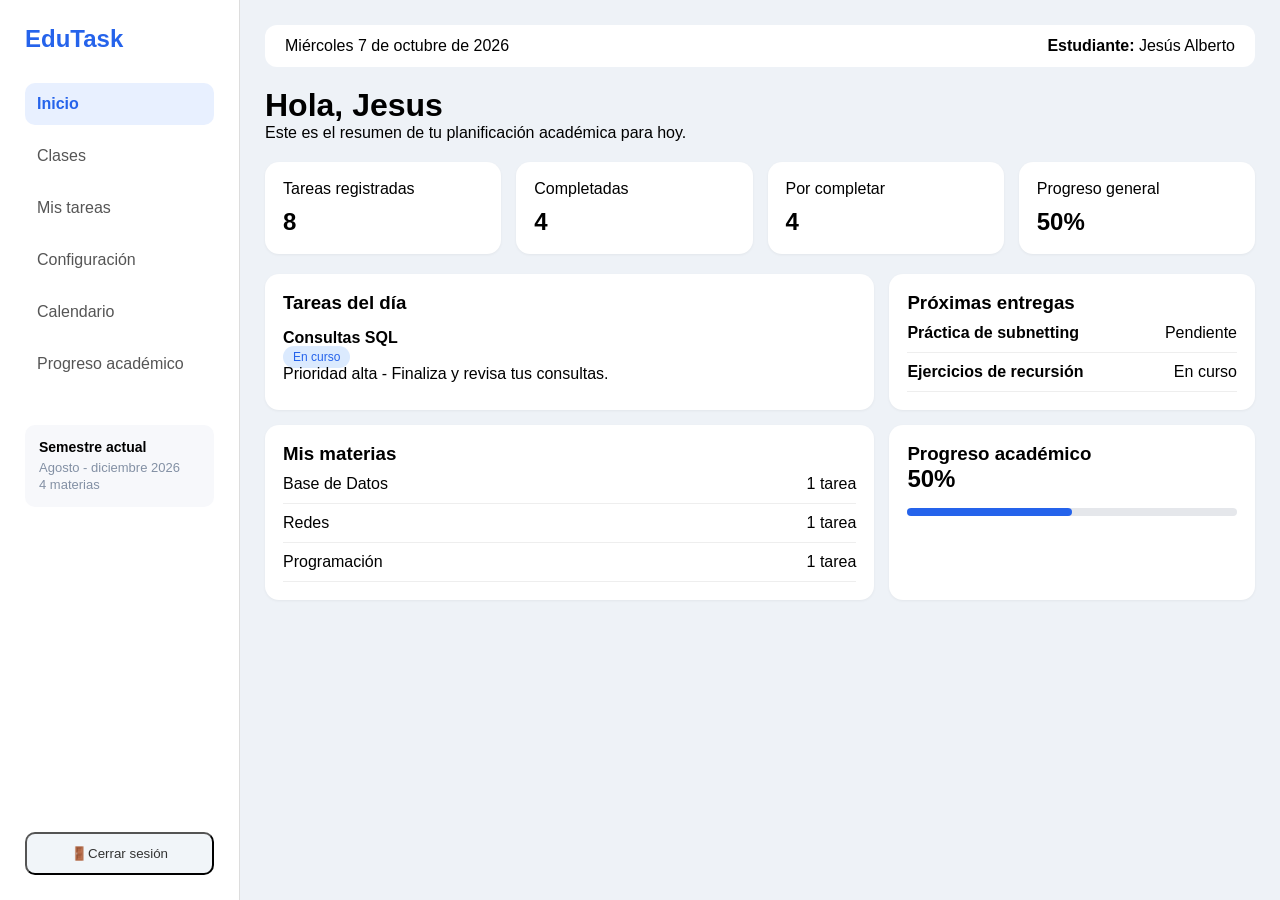
<file: index.html>
<!DOCTYPE html>
<html lang="es">
<head>
    <meta charset="UTF-8">
    <meta http-equiv="refresh" content="0; url=./HTML proyecto programación web/Login/Inicio/inicio.html">
    <title>Redireccionando...</title>
</head>
<body>
    <p>Cargando aplicación... Si no serás redirigido automáticamente, <a href="./HTML proyecto programación web/Login/Inicio/inicio.html">haz clic aquí</a>.</p>
</body>
</html>
</file>
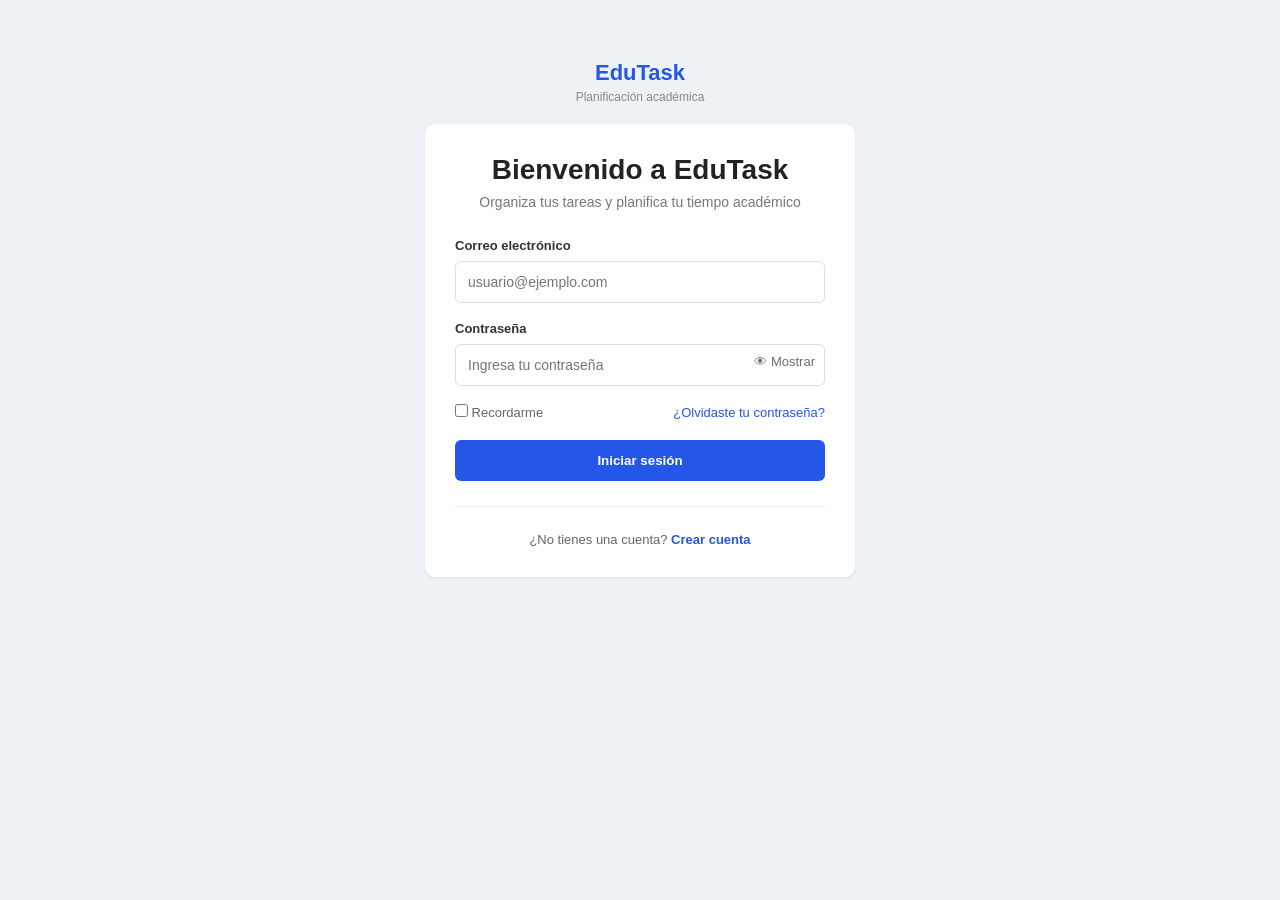
<file: HTML proyecto programación web/Login/Login.html>
<!DOCTYPE html>
<html lang="es">
<head>
    <meta charset="UTF-8">
    <meta name="viewport" content="width=device-width, initial-scale=1.0">
    <title>EduTask - Login</title>
    <link rel="stylesheet" href="styleLogin.css">
</head>
<body>

    <div class="login-container">

        <div class="logo-section">
            <h1>EduTask</h1>
            <p>Planificación académica</p>
        </div>

        <div class="card">
            <h2>Bienvenido a EduTask</h2>

            <p class="subtitle">
                Organiza tus tareas y planifica tu tiempo académico
            </p>

            <form action="validar_login.php" method="POST">
                <label for="email">Correo electrónico</label>
                <input
                    type="email"
                    id="email"
                    name="email"
                    placeholder="usuario@ejemplo.com"
                    required
                >

                <label for="password">Contraseña</label>
                <div class="password-box">
                    <input
                        type="password"
                        id="password"
                        name="contrasena"
                        placeholder="Ingresa tu contraseña"
                        required
                    >
                    <button type="button">👁 Mostrar</button>
                </div>

                <div class="options">
                    <label>
                        <input type="checkbox" name="recordarme">
                        Recordarme
                    </label>

                    <a href="CambiarContrasenia/recuperarContrasenna.html">¿Olvidaste tu contraseña?</a>
                </div>

                <button type="submit" class="login-btn">Iniciar sesión</button>
            </form>

            <hr>

            <p class="register">
                ¿No tienes una cuenta?
                <a href="NuevCuenta/nuevaCuenta.html">Crear cuenta</a>
            </p>
        </div>

    </div>

</body>
</html>
</file>
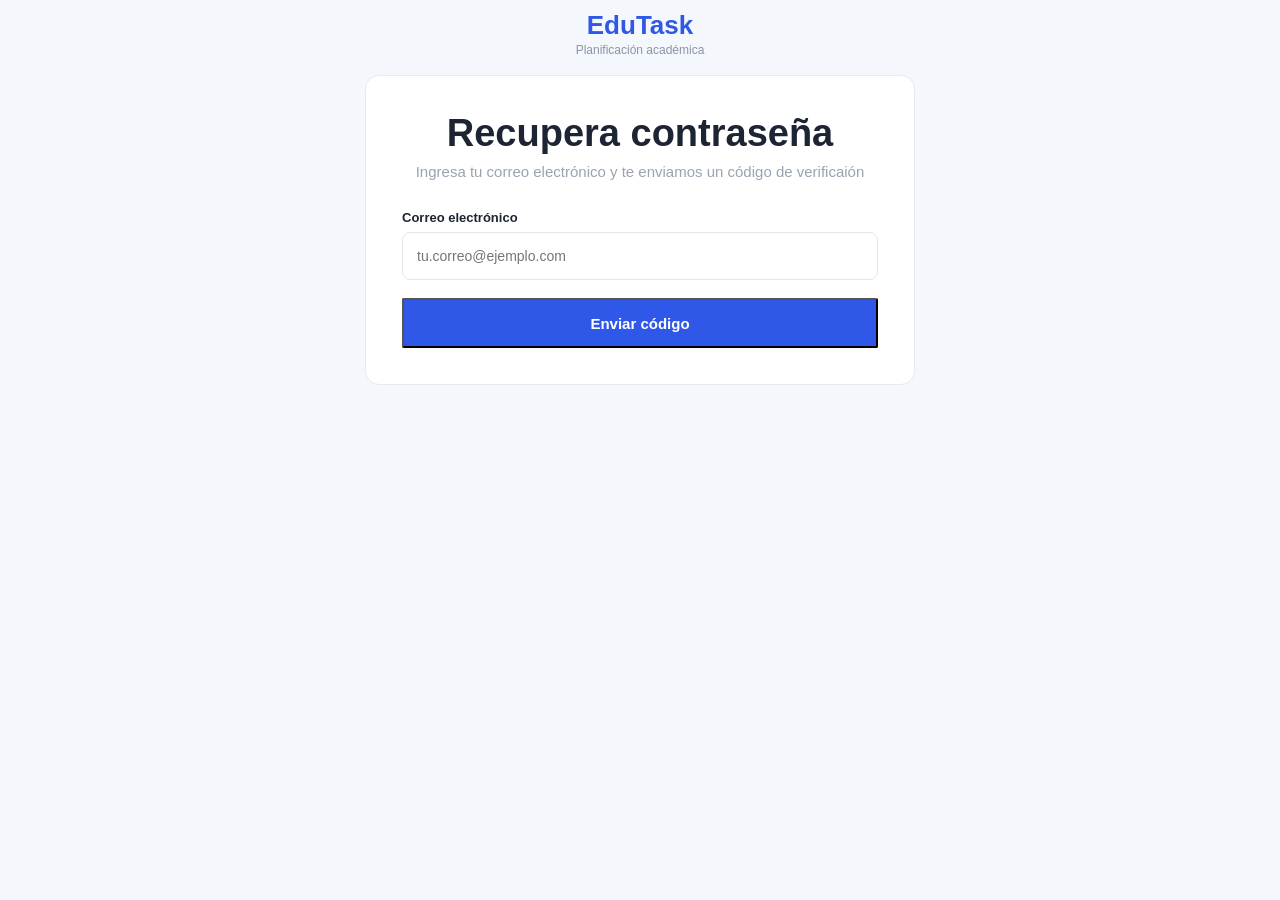
<file: HTML proyecto programación web/Login/CambiarContrasenia/recuperarContrasenna.html>
<!DOCTYPE html>
<html lang="es">
<head>
    <meta charset="UTF-8">

    <title>Recupera contraseña</title>
    <link rel="stylesheet" href="../CambiarContrasenia/recuperarContrasenna.css">
    
</head>
<body>

    <header class="logo-container">
        <h1>EduTask</h1>
        <p>Planificación académica</p>
    </header>

    <main class="card">

        <h2>Recupera contraseña</h2>
        <p class="subtitle">
            Ingresa tu correo electrónico y te enviamos un código de verificaión
        </p>

        <form>

            <div class="form-group">
                <label>Correo electrónico</label>
                <input type="email" placeholder="tu.correo@ejemplo.com">
            </div>           

        </form>

        <button onclick="window.location.href='verificarcodigo/verificarCodigo.html'" class="submit-btn">Enviar código</button>

    </main>

</body>
</html>
</file>
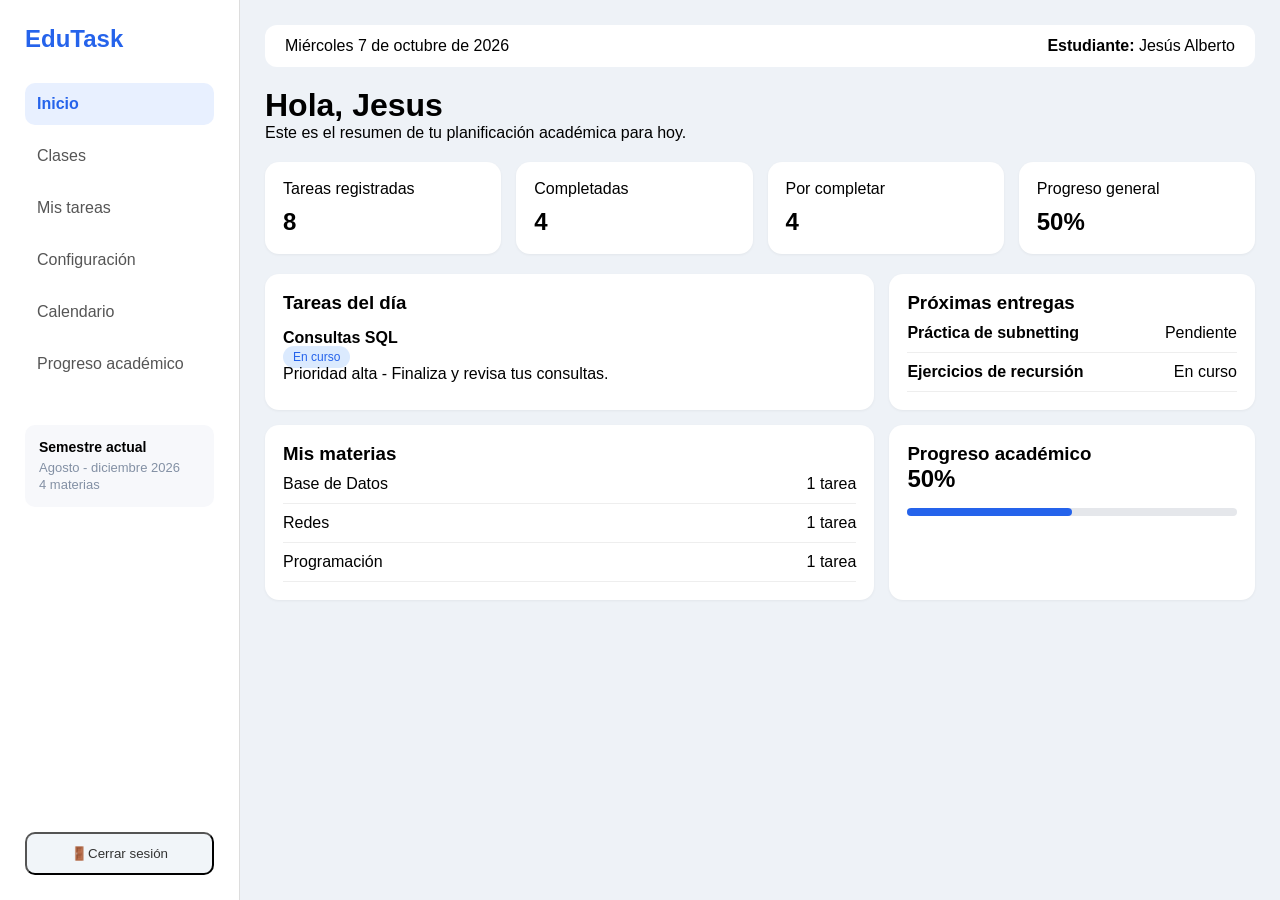
<file: HTML proyecto programación web/Login/Inicio/inicio.html>
<!DOCTYPE html>
<html lang="es">
<head>
    <meta charset="UTF-8">
    <title>EduTask</title>
    <link rel="stylesheet" href="styleInicio.css">
</head>
<body>

<div class="container">

    <!-- Sidebar -->
    <aside class="sidebar">
        <h2 class="logo">EduTask</h2>

        <nav>
            <a class="active" href="#">Inicio</a>
            <a href="clases/clases.html"> Clases</a>
            <a href="misTareas/misTareas.html">Mis tareas</a>
            <a href="configuacion/configuracion.html">Configuración</a>
            <a href="calendario/calendario.html">Calendario</a>
            <a href="progresoAcademico/progresoAcademico.html">Progreso académico</a>
        </nav>

        <div class="semester">
            <h4>Semestre actual</h4>
            <p>Agosto - diciembre 2026</p>
            <span>4 materias</span>
        </div>

        <button class="logout">🚪Cerrar sesión</button>
    </aside>

    <!-- Main -->
    <main class="main-content">

        <header class="topbar">
            <span>Miércoles 7 de octubre de 2026</span>
            <span><strong>Estudiante:</strong> Jesús Alberto</span>
        </header>

        <section class="welcome">
            <h1>Hola, Jesus</h1>
            <p>Este es el resumen de tu planificación académica para hoy.</p>
        </section>

        <section class="stats">
            <div class="card stat">
                <p>Tareas registradas</p>
                <h2>8</h2>
            </div>

            <div class="card stat">
                <p>Completadas</p>
                <h2>4</h2>
            </div>

            <div class="card stat">
                <p>Por completar</p>
                <h2>4</h2>
            </div>

            <div class="card stat">
                <p>Progreso general</p>
                <h2>50%</h2>
            </div>
        </section>

        <section class="dashboard">

            <div class="card tasks">
                <h3>Tareas del día</h3>

                <div class="task">
                    <h4>Consultas SQL</h4>
                    <span class="badge">En curso</span>
                    <p>Prioridad alta - Finaliza y revisa tus consultas.</p>
                </div>
            </div>

            <div class="card deliveries">
                <h3>Próximas entregas</h3>

                <div class="delivery">
                    <strong>Práctica de subnetting</strong>
                    <span>Pendiente</span>
                </div>

                <div class="delivery">
                    <strong>Ejercicios de recursión</strong>
                    <span>En curso</span>
                </div>
            </div>

            <div class="card subjects">
                <h3>Mis materias</h3>

                <div class="subject">
                    <span>Base de Datos</span>
                    <span>1 tarea</span>
                </div>

                <div class="subject">
                    <span>Redes</span>
                    <span>1 tarea</span>
                </div>

                <div class="subject">
                    <span>Programación</span>
                    <span>1 tarea</span>
                </div>
            </div>

            <div class="card progress">
                <h3>Progreso académico</h3>

                <h2>50%</h2>

                <div class="progress-bar">
                    <div class="fill"></div>
                </div>
            </div>

        </section>

    </main>

</div>

</body>
</html>
</file>
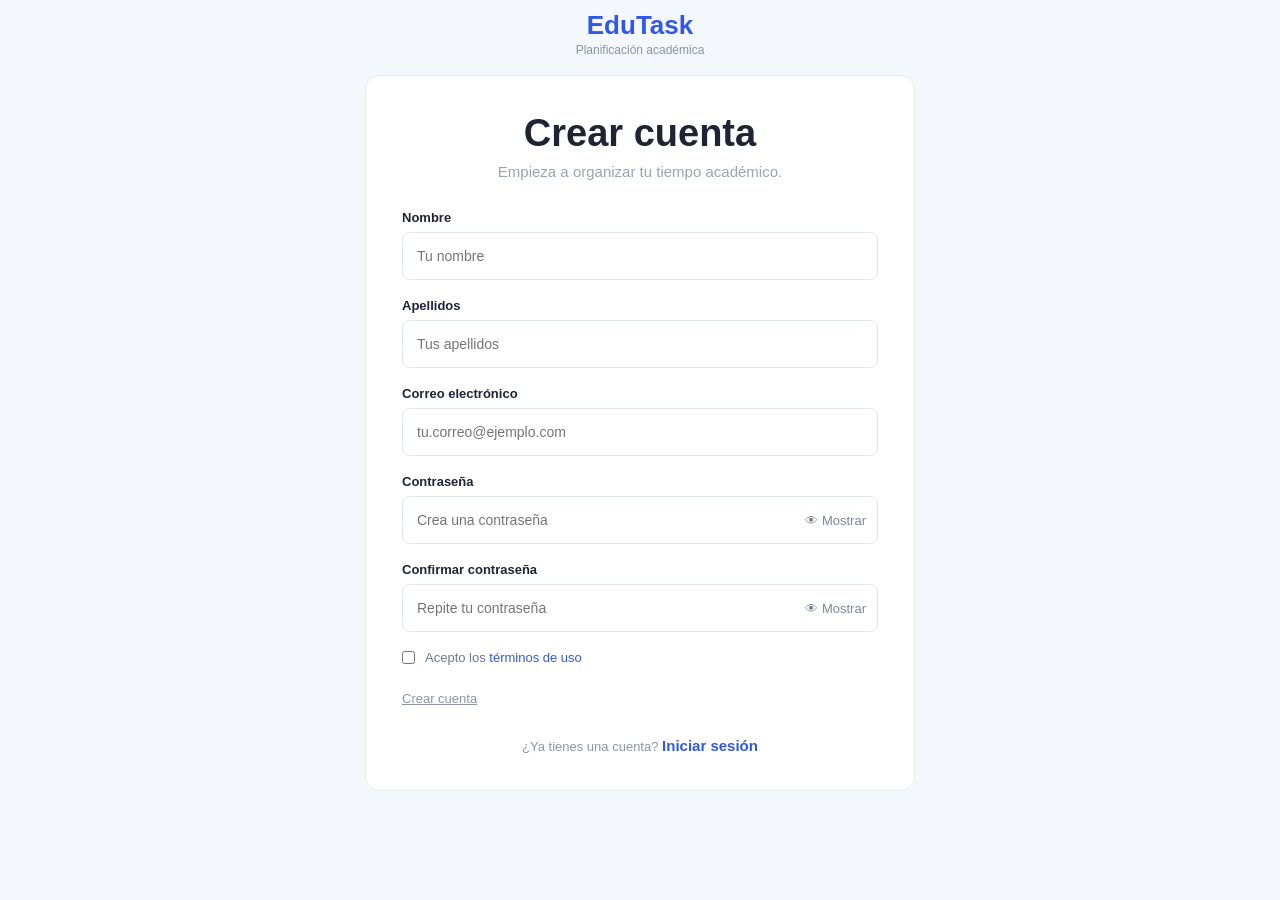
<file: HTML proyecto programación web/Login/NuevCuenta/nuevaCuenta.html>
<!DOCTYPE html>
<html lang="es">
<head>
    <meta charset="UTF-8">
    <meta name="viewport" content="width=device-width, initial-scale=1.0">
    <title>EduTask - Crear cuenta</title>
    <link rel="stylesheet" href="styleNuevaCuenta.css">
    
</head>
<body>

    <header class="logo-container">
        <h1>EduTask</h1>
        <p>Planificación académica</p>
    </header>

    <main class="card">

        <h2>Crear cuenta</h2>
        <p class="subtitle">
            Empieza a organizar tu tiempo académico.
        </p>

        <form>

            <div class="form-group">
                <label>Nombre</label>
                <input type="text" placeholder="Tu nombre">
            </div>

            <div class="form-group">
                <label>Apellidos</label>
                <input type="text" placeholder="Tus apellidos">
            </div>

            <div class="form-group">
                <label>Correo electrónico</label>
                <input type="email" placeholder="tu.correo@ejemplo.com">
            </div>

            <div class="form-group">
                <label>Contraseña</label>
                <div class="password-field">
                    <input type="password" placeholder="Crea una contraseña">
                    <button type="button"> 👁 Mostrar</button>
                </div>
            </div>

            <div class="form-group">
                <label>Confirmar contraseña</label>
                <div class="password-field">
                    <input type="password" placeholder="Repite tu contraseña">
                    <button type="button"> 👁 Mostrar</button>
                </div>
            </div>

            <div class="terms">
                <input type="checkbox" id="terms">
                <label for="terms">
                    Acepto los <a href="#">términos de uso</a>
                </label>
            </div>

            <a href="../Login.html" class="login-link">Crear cuenta</a>
            
           

        </form>

        <p class="login-link">
            ¿Ya tienes una cuenta?
            <a href="../Login.html" class="subtitle">Iniciar sesión</a>
        </p>

    </main>

</body>
</html>
</file>
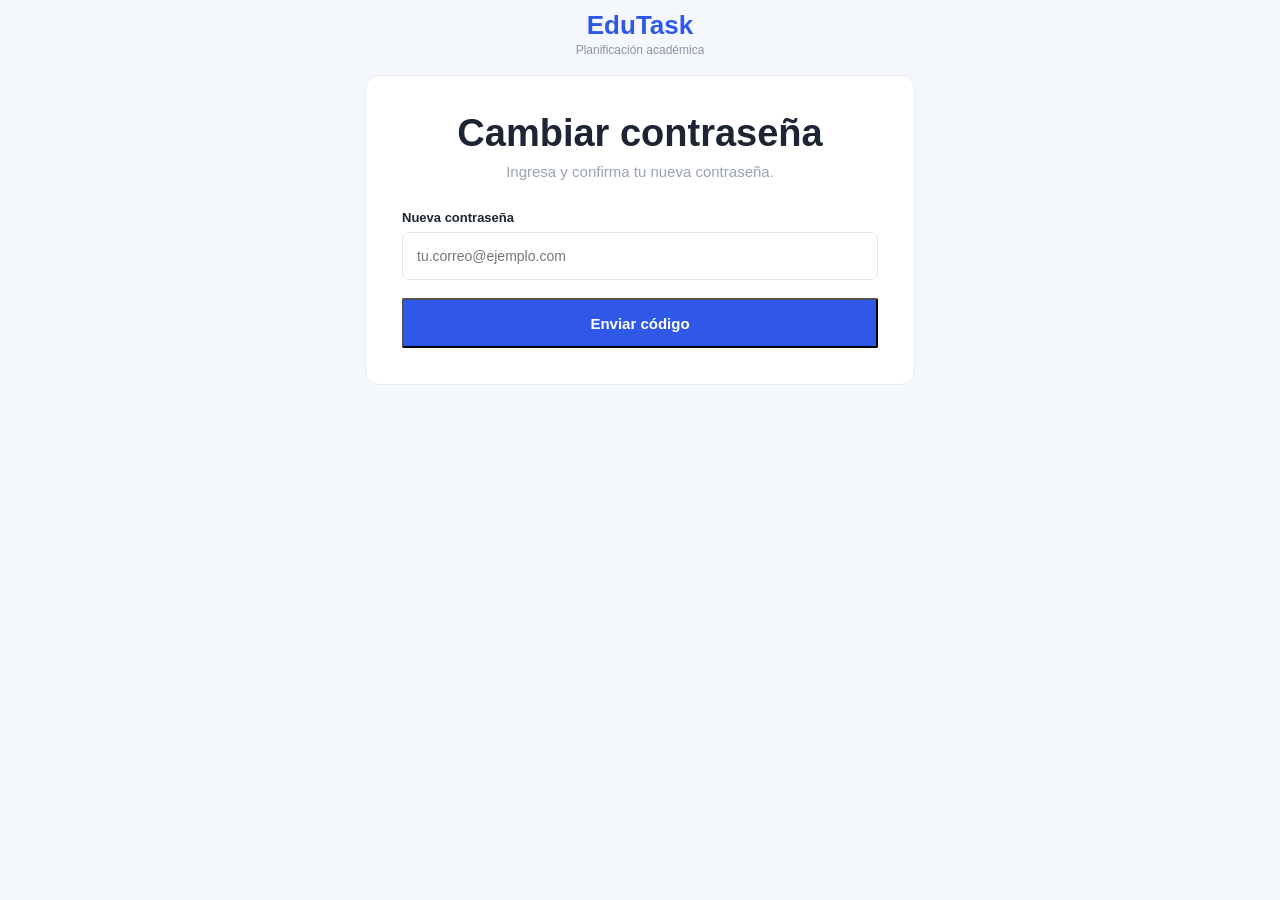
<file: HTML proyecto programación web/Login/CambiarContrasenia/verificarcodigo/verificarCodigo.html>
<!DOCTYPE html>
<html lang="es">
<head>
    <meta charset="UTF-8">

    <title>Cambiar contraseña</title>
    <link rel="stylesheet" href="recuperarContrasenna.css">
    
</head>
<body>

    <header class="logo-container">
        <h1>EduTask</h1>
        <p>Planificación académica</p>
    </header>

    <main class="card">

        <h2>Cambiar contraseña</h2>
        <p class="subtitle">
            Ingresa y confirma tu nueva contraseña.
        </p>

        <form>

            <div class="form-group">
                <label>Nueva contraseña</label>
                <input type="email" placeholder="tu.correo@ejemplo.com">
            </div>           

        </form>

        <button onclick="window.location.href='cambiarcontrasenia/cambiarContrasenia.html'" class="submit-btn">Enviar código</button>

    </main>

</body>
</html>
</file>
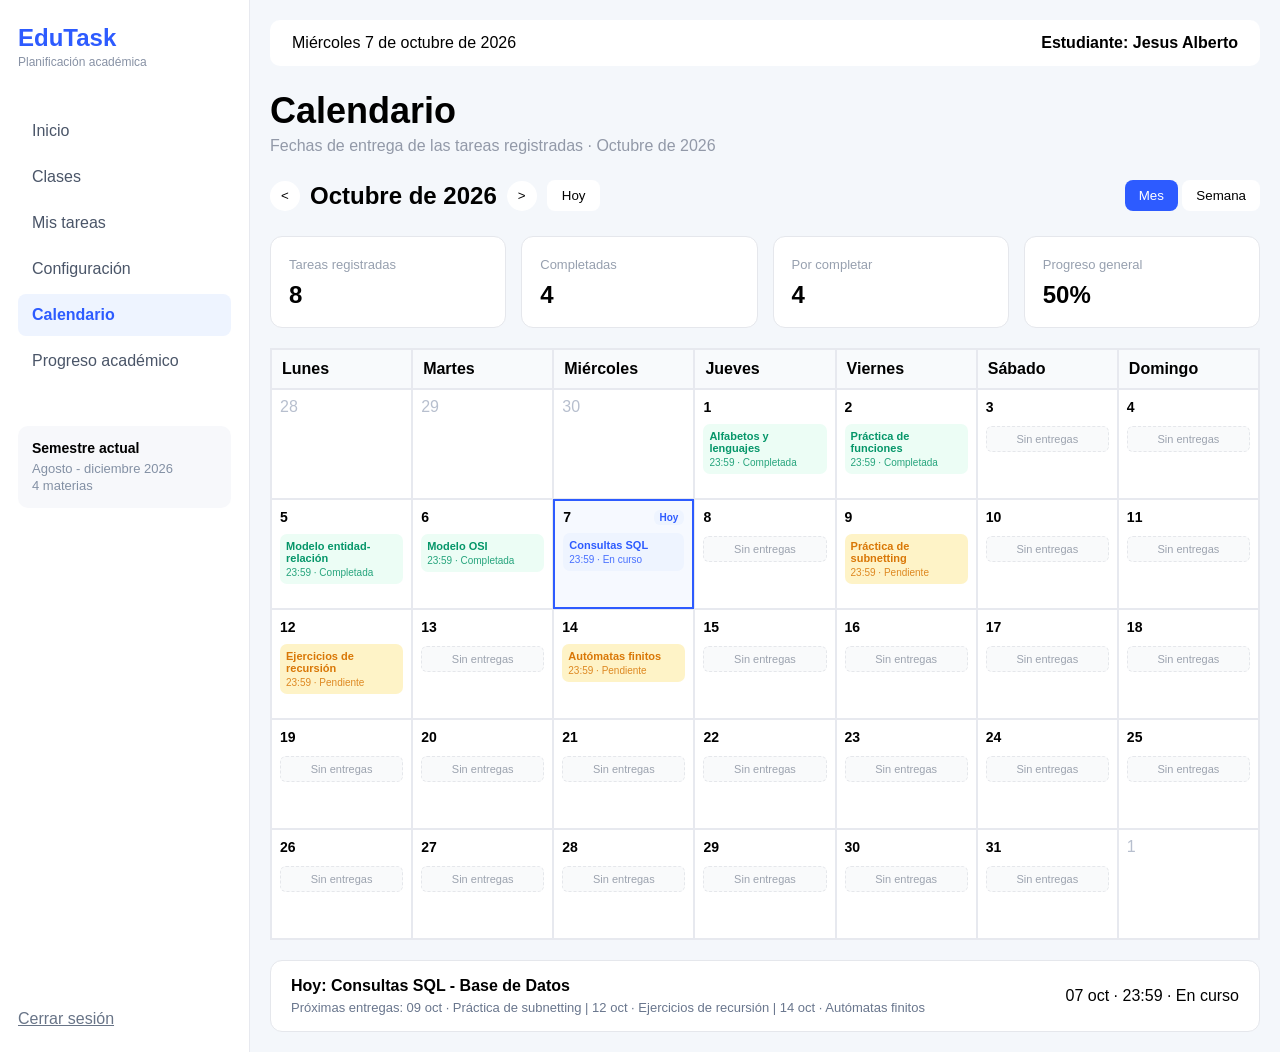
<file: HTML proyecto programación web/Login/Inicio/calendario/calendario.html>
<!DOCTYPE html>
<html lang="es">
<head>
<meta charset="UTF-8">
<meta name="viewport" content="width=device-width, initial-scale=1.0">
<title>EduTask - Calendario</title>
<link rel="stylesheet" href="styleCalendario.css">
</head>

<body>

<div class="layout">

    <!-- Sidebar -->
    <aside class="sidebar">

        <div class="logo">
            <h2>EduTask</h2>
            <span>Planificación académica</span>
        </div>

        <nav>
            <a href="../inicio.html">Inicio</a>
            <a href="../clases/clases.html">Clases</a>
            <a href="../misTareas/misTareas.html">Mis tareas</a>
            <a href="../configuacion/configuracion.html">Configuración</a>
            <a class="active" href="#">Calendario</a>
            <a href="../progresoAcademico/progresoAcademico.html">Progreso académico</a>
        </nav>

        <div class="semester">
            <h4>Semestre actual</h4>
            <p>Agosto - diciembre 2026</p>
            <span>4 materias</span>
        </div>

        <a href="../../Login.html" class="logout">Cerrar sesión</a>

    </aside>

    <!-- Contenido -->
    <main class="content">

        <header class="topbar">
            <span>Miércoles 7 de octubre de 2026</span>
            <strong>Estudiante: Jesus Alberto</strong>
        </header>

        <section class="page-title">
            <h1>Calendario</h1>
            <p>
                Fechas de entrega de las tareas registradas · Octubre de 2026
            </p>
        </section>

        <!-- Controles -->
        <section class="calendar-controls">

            <div class="left">
                <button class="circle"><</button>
                <h2>Octubre de 2026</h2>
                <button class="circle">></button>

                <button class="today">
                    Hoy
                </button>
            </div>

            <div class="right">
                <button class="active-view">Mes</button>
                <button>Semana</button>
            </div>

        </section>

        <!-- KPIs -->
        <section class="stats">

            <div class="card">
                <span>Tareas registradas</span>
                <h2>8</h2>
            </div>

            <div class="card">
                <span>Completadas</span>
                <h2>4</h2>
            </div>

            <div class="card">
                <span>Por completar</span>
                <h2>4</h2>
            </div>

            <div class="card progress">
                <span>Progreso general</span>
                <h2>50%</h2>
            </div>

        </section>

        <!-- Calendario -->
        <section class="calendar">

            <div class="weekday">Lunes</div>
            <div class="weekday">Martes</div>
            <div class="weekday">Miércoles</div>
            <div class="weekday">Jueves</div>
            <div class="weekday">Viernes</div>
            <div class="weekday">Sábado</div>
            <div class="weekday">Domingo</div>

            <!-- Semana 1 -->
            <div class="day muted">28</div>
            <div class="day muted">29</div>
            <div class="day muted">30</div>

            <div class="day">
                <span class="number">1</span>
                <div class="task task-completed">
                    <span class="task-title">Alfabetos y lenguajes</span>
                    <span class="task-meta">23:59 · Completada</span>
                </div>
            </div>

            <div class="day">
                <span class="number">2</span>
                <div class="task task-completed">
                    <span class="task-title">Práctica de funciones</span>
                    <span class="task-meta">23:59 · Completada</span>
                </div>
            </div>

            <div class="day">
                <span class="number">3</span>
                <div class="no-tasks">Sin entregas</div>
            </div>

            <div class="day">
                <span class="number">4</span>
                <div class="no-tasks">Sin entregas</div>
            </div>

            <!-- Semana 2 -->
            <div class="day">
                <span class="number">5</span>
                <div class="task task-completed">
                    <span class="task-title">Modelo entidad-relación</span>
                    <span class="task-meta">23:59 · Completada</span>
                </div>
            </div>

            <div class="day">
                <span class="number">6</span>
                <div class="task task-completed">
                    <span class="task-title">Modelo OSI</span>
                    <span class="task-meta">23:59 · Completada</span>
                </div>
            </div>

            <div class="day active-day">
                <div class="day-header">
                    <span class="number">7</span>
                    <span class="today-badge">Hoy</span>
                </div>
                <div class="task task-progress">
                    <span class="task-title">Consultas SQL</span>
                    <span class="task-meta">23:59 · En curso</span>
                </div>
            </div>

            <div class="day">
                <span class="number">8</span>
                <div class="no-tasks">Sin entregas</div>
            </div>

            <div class="day">
                <span class="number">9</span>
                <div class="task task-pending">
                    <span class="task-title">Práctica de subnetting</span>
                    <span class="task-meta">23:59 · Pendiente</span>
                </div>
            </div>

            <div class="day">
                <span class="number">10</span>
                <div class="no-tasks">Sin entregas</div>
            </div>

            <div class="day">
                <span class="number">11</span>
                <div class="no-tasks">Sin entregas</div>
            </div>

            <!-- Semana 3 -->
            <div class="day">
                <span class="number">12</span>
                <div class="task task-pending">
                    <span class="task-title">Ejercicios de recursión</span>
                    <span class="task-meta">23:59 · Pendiente</span>
                </div>
            </div>

            <div class="day">
                <span class="number">13</span>
                <div class="no-tasks">Sin entregas</div>
            </div>

            <div class="day">
                <span class="number">14</span>
                <div class="task task-pending">
                    <span class="task-title">Autómatas finitos</span>
                    <span class="task-meta">23:59 · Pendiente</span>
                </div>
            </div>

            <div class="day"><span class="number">15</span><div class="no-tasks">Sin entregas</div></div>
            <div class="day"><span class="number">16</span><div class="no-tasks">Sin entregas</div></div>
            <div class="day"><span class="number">17</span><div class="no-tasks">Sin entregas</div></div>
            <div class="day"><span class="number">18</span><div class="no-tasks">Sin entregas</div></div>

            <!-- Semana 4 -->
            <div class="day"><span class="number">19</span><div class="no-tasks">Sin entregas</div></div>
            <div class="day"><span class="number">20</span><div class="no-tasks">Sin entregas</div></div>
            <div class="day"><span class="number">21</span><div class="no-tasks">Sin entregas</div></div>
            <div class="day"><span class="number">22</span><div class="no-tasks">Sin entregas</div></div>
            <div class="day"><span class="number">23</span><div class="no-tasks">Sin entregas</div></div>
            <div class="day"><span class="number">24</span><div class="no-tasks">Sin entregas</div></div>
            <div class="day"><span class="number">25</span><div class="no-tasks">Sin entregas</div></div>

            <!-- Semana 5 -->
            <div class="day"><span class="number">26</span><div class="no-tasks">Sin entregas</div></div>
            <div class="day"><span class="number">27</span><div class="no-tasks">Sin entregas</div></div>
            <div class="day"><span class="number">28</span><div class="no-tasks">Sin entregas</div></div>
            <div class="day"><span class="number">29</span><div class="no-tasks">Sin entregas</div></div>
            <div class="day"><span class="number">30</span><div class="no-tasks">Sin entregas</div></div>
            <div class="day"><span class="number">31</span><div class="no-tasks">Sin entregas</div></div>
            <div class="day muted">1</div>

        </section>

        <!-- Footer -->
        <section class="pending">

            <div>
                <strong>Hoy: Consultas SQL - Base de Datos</strong>
                <p>
                    Próximas entregas:
                    09 oct · Práctica de subnetting |
                    12 oct · Ejercicios de recursión |
                    14 oct · Autómatas finitos
                </p>
            </div>

            <span>07 oct · 23:59 · En curso</span>

        </section>

    </main>

</div>

</body>
</html>
</file>
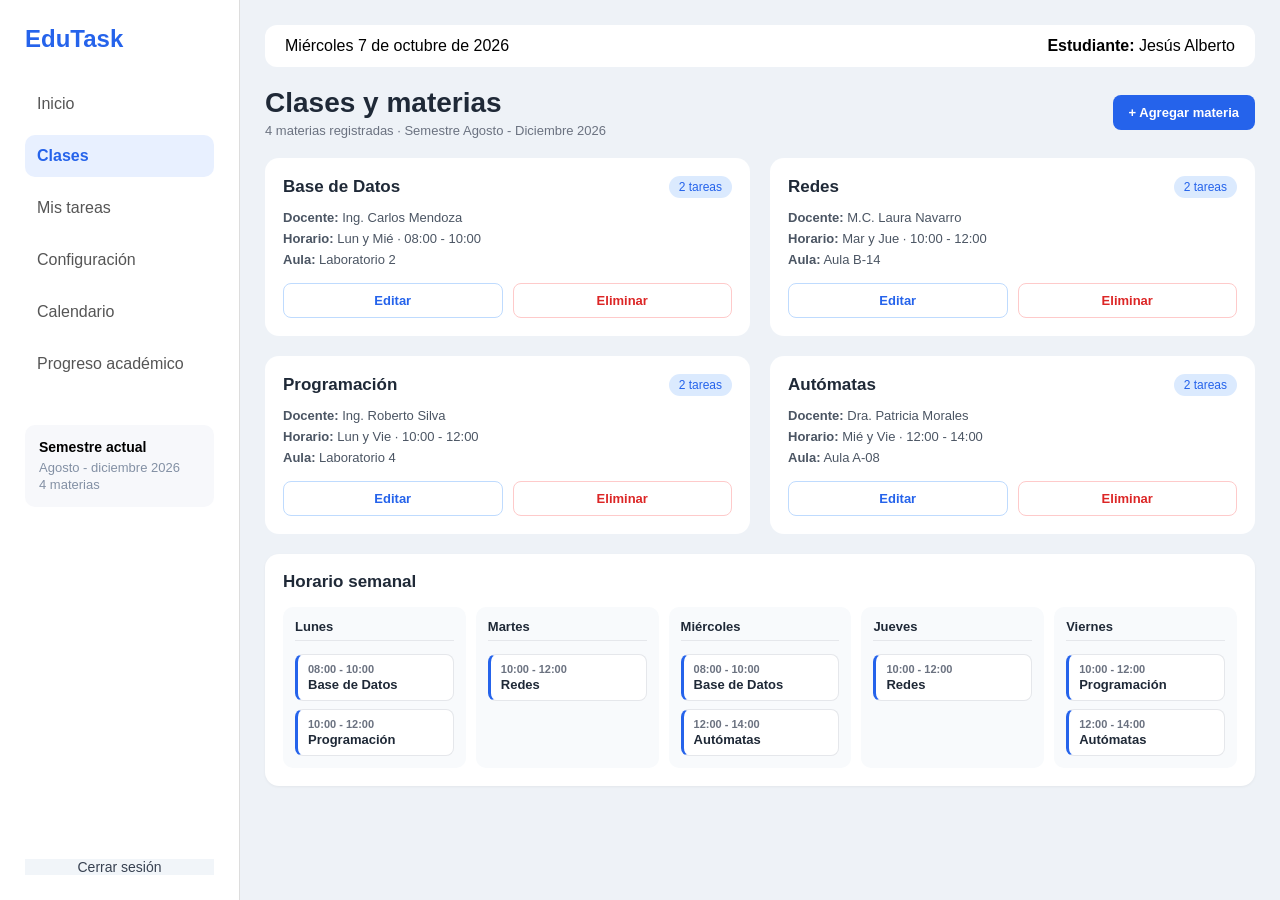
<file: HTML proyecto programación web/Login/Inicio/clases/clases.html>
<!DOCTYPE html>
<html lang="es">
<head>
    <meta charset="UTF-8">
    <title>EduTask - Clases</title>
    <link rel="stylesheet" href="styleClases.css">
</head>
<body>

<div class="container">

    <!-- Sidebar -->
    <aside class="sidebar">
        <h2 class="logo">EduTask</h2>

        <nav>
            <a href="../inicio.html">Inicio</a>
            <a class="active" href="#">Clases</a>
            <a href="../misTareas/misTareas.html">Mis tareas</a>
            <a href="../configuacion/configuracion.html">Configuración</a>
            <a href="../calendario/calendario.html">Calendario</a>
            <a href="../progresoAcademico/progresoAcademico.html">Progreso académico</a>
        </nav>

        <div class="semester">
            <h4>Semestre actual</h4>
            <p>Agosto - diciembre 2026</p>
            <span>4 materias</span>
        </div>

        <a href="../../Login.html" class="logout">Cerrar sesión</a>
    </aside>

    <main class="main-content">

        <header class="topbar">
            <span>Miércoles 7 de octubre de 2026</span>
            <span><strong>Estudiante:</strong> Jesús Alberto</span>
        </header>

        <section class="page-header">
            <div>
                <h1>Clases y materias</h1>
                <p>4 materias registradas · Semestre Agosto - Diciembre 2026</p>
            </div>

            <button type="button" class="btn-primary">
                + Agregar materia
            </button>
        </section>

        <section class="tasks-grid">

            <div class="task-card">
                <div class="subject-header">
                    <h3>Base de Datos</h3>
                    <span class="badge">2 tareas</span>
                </div>
                <p><strong>Docente:</strong> Ing. Carlos Mendoza</p>
                <p><strong>Horario:</strong> Lun y Mié · 08:00 - 10:00</p>
                <p><strong>Aula:</strong> Laboratorio 2</p>

                <div class="actions">
                    <button type="button" class="btn-edit">Editar</button>
                    <button type="button" class="btn-delete">Eliminar</button>
                </div>
            </div>

            <div class="task-card">
                <div class="subject-header">
                    <h3>Redes</h3>
                    <span class="badge">2 tareas</span>
                </div>
                <p><strong>Docente:</strong> M.C. Laura Navarro</p>
                <p><strong>Horario:</strong> Mar y Jue · 10:00 - 12:00</p>
                <p><strong>Aula:</strong> Aula B-14</p>

                <div class="actions">
                    <button type="button" class="btn-edit">Editar</button>
                    <button type="button" class="btn-delete">Eliminar</button>
                </div>
            </div>

            <div class="task-card">
                <div class="subject-header">
                    <h3>Programación</h3>
                    <span class="badge">2 tareas</span>
                </div>
                <p><strong>Docente:</strong> Ing. Roberto Silva</p>
                <p><strong>Horario:</strong> Lun y Vie · 10:00 - 12:00</p>
                <p><strong>Aula:</strong> Laboratorio 4</p>

                <div class="actions">
                    <button type="button" class="btn-edit">Editar</button>
                    <button type="button" class="btn-delete">Eliminar</button>
                </div>
            </div>

            <div class="task-card">
                <div class="subject-header">
                    <h3>Autómatas</h3>
                    <span class="badge">2 tareas</span>
                </div>
                <p><strong>Docente:</strong> Dra. Patricia Morales</p>
                <p><strong>Horario:</strong> Mié y Vie · 12:00 - 14:00</p>
                <p><strong>Aula:</strong> Aula A-08</p>

                <div class="actions">
                    <button type="button" class="btn-edit">Editar</button>
                    <button type="button" class="btn-delete">Eliminar</button>
                </div>
            </div>

        </section>

        <section class="card weekly-summary">

            <h3>Horario semanal</h3>

            <div class="week-grid">

                <div class="day">
                    <h4>Lunes</h4>
                    <div class="schedule-item">
                        <span class="schedule-time">08:00 - 10:00</span>
                        <span class="schedule-subject">Base de Datos</span>
                    </div>
                    <div class="schedule-item">
                        <span class="schedule-time">10:00 - 12:00</span>
                        <span class="schedule-subject">Programación</span>
                    </div>
                </div>

                <div class="day">
                    <h4>Martes</h4>
                    <div class="schedule-item">
                        <span class="schedule-time">10:00 - 12:00</span>
                        <span class="schedule-subject">Redes</span>
                    </div>
                </div>

                <div class="day">
                    <h4>Miércoles</h4>
                    <div class="schedule-item">
                        <span class="schedule-time">08:00 - 10:00</span>
                        <span class="schedule-subject">Base de Datos</span>
                    </div>
                    <div class="schedule-item">
                        <span class="schedule-time">12:00 - 14:00</span>
                        <span class="schedule-subject">Autómatas</span>
                    </div>
                </div>

                <div class="day">
                    <h4>Jueves</h4>
                    <div class="schedule-item">
                        <span class="schedule-time">10:00 - 12:00</span>
                        <span class="schedule-subject">Redes</span>
                    </div>
                </div>

                <div class="day">
                    <h4>Viernes</h4>
                    <div class="schedule-item">
                        <span class="schedule-time">10:00 - 12:00</span>
                        <span class="schedule-subject">Programación</span>
                    </div>
                    <div class="schedule-item">
                        <span class="schedule-time">12:00 - 14:00</span>
                        <span class="schedule-subject">Autómatas</span>
                    </div>
                </div>

            </div>

        </section>

    </main>

</div>

</body>
</html>
</file>
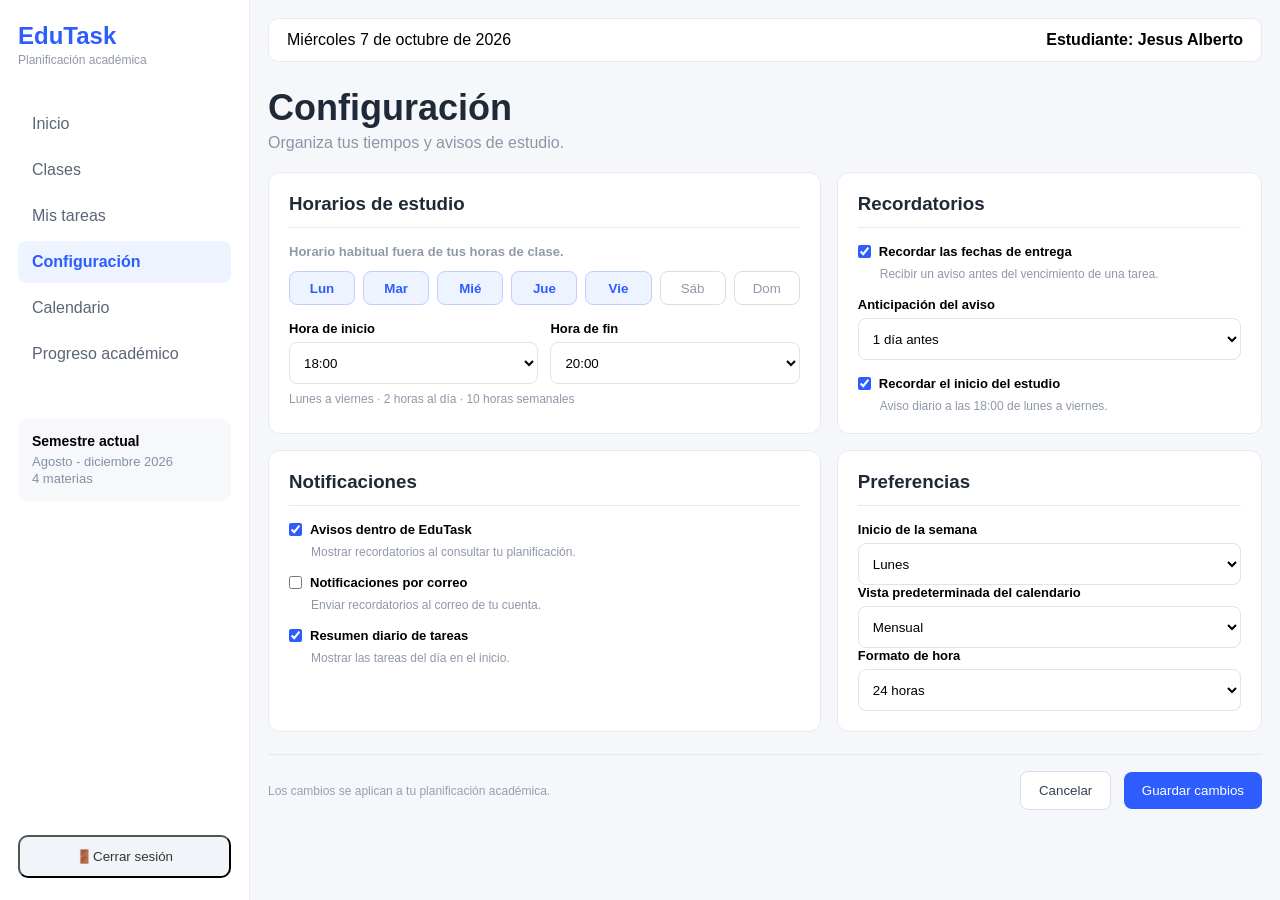
<file: HTML proyecto programación web/Login/Inicio/configuacion/configuracion.html>
<!DOCTYPE html>
<html lang="es">
<head>
<meta charset="UTF-8">
<meta name="viewport" content="width=device-width, initial-scale=1.0">
<title>EduTask - Configuración</title>


<link rel="stylesheet" href="styleConfiguracion.css">
</head>

<body>

<div class="layout">

    <!-- SIDEBAR -->

    <aside class="sidebar">

        <div class="logo">
            <h2>EduTask</h2>
            <span>Planificación académica</span>
        </div>

        <nav>
            <a href="../inicio.html">Inicio</a>
            <a href="../clases/clases.html"> Clases</a>
            <a href="../misTareas/misTareas.html">Mis tareas</a>
            <a class="active">Configuración</a>
            <a href="../calendario/calendario.html">Calendario</a>
            <a href="../progresoAcademico/progresoAcademico.html">Progreso académico</a>
        </nav>

        <div class="semester">
            <h4>Semestre actual</h4>
            <p>Agosto - diciembre 2026</p>
            <span>4 materias</span>
        </div>

        <button class="logout">
            🚪Cerrar sesión
        </button>

    </aside>

    <!-- CONTENIDO -->

    <main class="content">

        <header class="topbar">
            <span>Miércoles 7 de octubre de 2026</span>
            <strong>Estudiante: Jesus Alberto</strong>
        </header>

        <section class="page-header">
            <h1>Configuración</h1>
            <p>Organiza tus tiempos y avisos de estudio.</p>
        </section>

        <section class="settings-grid">

            <!-- Horarios -->

            <div class="card">

                <h3>Horarios de estudio</h3>

                <label class="section-label">
                    Horario habitual fuera de tus horas de clase.
                </label>

                <div class="days">
                    <button class="day active">Lun</button>
                    <button class="day active">Mar</button>
                    <button class="day active">Mié</button>
                    <button class="day active">Jue</button>
                    <button class="day active">Vie</button>
                    <button class="day">Sáb</button>
                    <button class="day">Dom</button>
                </div>

                <div class="row">

                    <div>
                        <label>Hora de inicio</label>

                        <select>
                            <option>18:00</option>
                        </select>
                    </div>

                    <div>
                        <label>Hora de fin</label>

                        <select>
                            <option>20:00</option>
                        </select>
                    </div>

                </div>

                <small>
                    Lunes a viernes · 2 horas al día · 10 horas semanales
                </small>

            </div>

            <!-- Recordatorios -->

            <div class="card">

                <h3>Recordatorios</h3>

                <label class="checkbox">
                    <input type="checkbox" checked>
                    Recordar las fechas de entrega
                </label>

                <small>
                    Recibir un aviso antes del vencimiento de una tarea.
                </small>

                <label class="input-label">
                    Anticipación del aviso
                </label>

                <select>
                    <option>1 día antes</option>
                    <option>2 días antes</option>
                    <option>3 días antes</option>
                </select>

                <label class="checkbox mt">
                    <input type="checkbox" checked>
                    Recordar el inicio del estudio
                </label>

                <small>
                    Aviso diario a las 18:00 de lunes a viernes.
                </small>

            </div>

            <!-- Notificaciones -->

            <div class="card">

                <h3>Notificaciones</h3>

                <label class="checkbox">
                    <input type="checkbox" checked>
                    Avisos dentro de EduTask
                </label>

                <small>
                    Mostrar recordatorios al consultar tu planificación.
                </small>

                <label class="checkbox mt">
                    <input type="checkbox">
                    Notificaciones por correo
                </label>

                <small>
                    Enviar recordatorios al correo de tu cuenta.
                </small>

                <label class="checkbox mt">
                    <input type="checkbox" checked>
                    Resumen diario de tareas
                </label>

                <small>
                    Mostrar las tareas del día en el inicio.
                </small>

            </div>

            <!-- Preferencias -->

            <div class="card">

                <h3>Preferencias</h3>

                <label>Inicio de la semana</label>

                <select>
                    <option>Lunes</option>
                </select>

                <label>Vista predeterminada del calendario</label>

                <select>
                    <option>Mensual</option>
                </select>

                <label>Formato de hora</label>

                <select>
                    <option>24 horas</option>
                </select>

            </div>

        </section>

        <footer class="actions">

            <span>
                Los cambios se aplican a tu planificación académica.
            </span>

            <div>
                <button class="btn-secondary">
                    Cancelar
                </button>

                <button class="btn-primary">
                    Guardar cambios
                </button>
            </div>

        </footer>

    </main>

</div>

</body>
</html>
</file>
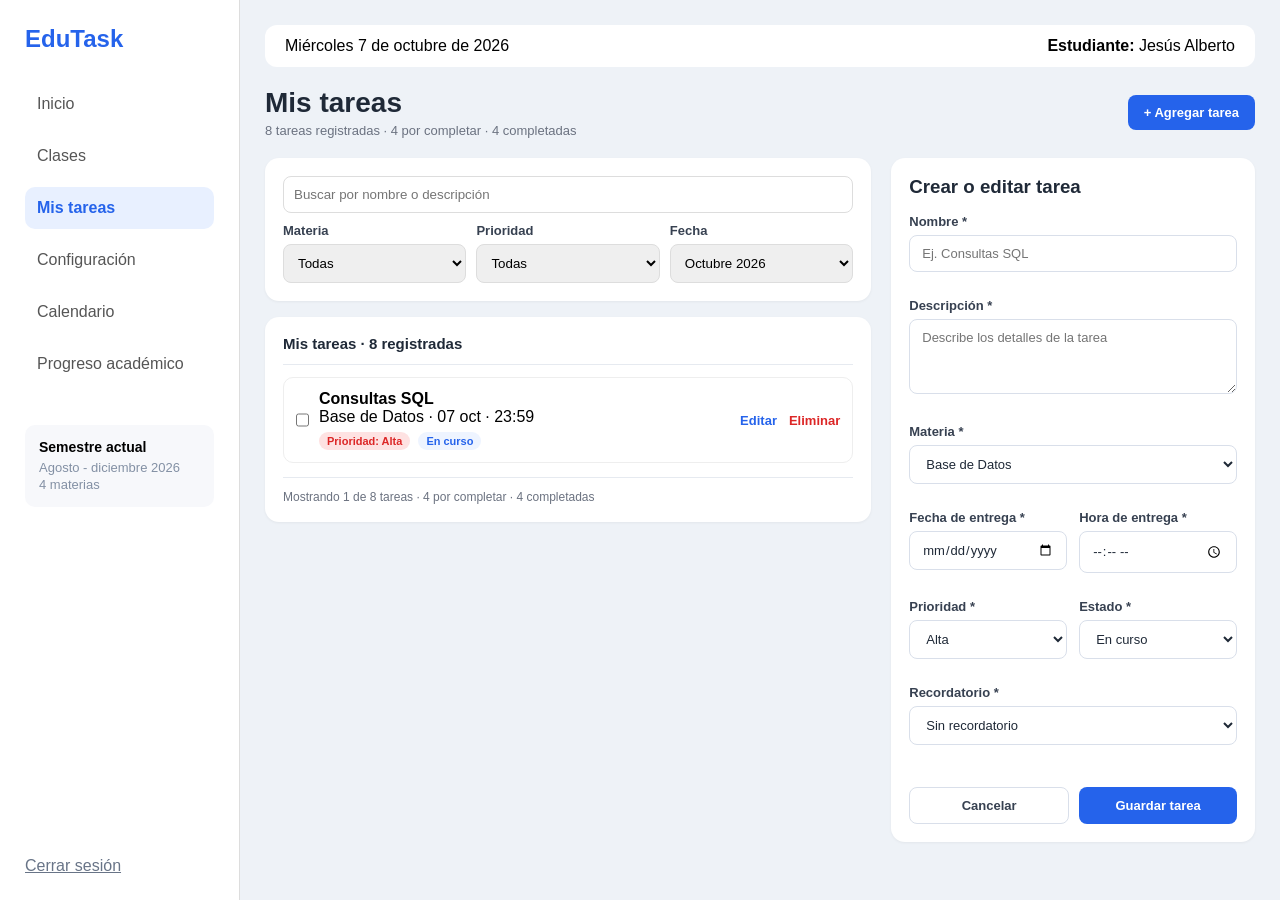
<file: HTML proyecto programación web/Login/Inicio/misTareas/misTareas.html>
<!DOCTYPE html>
<html lang="es">
<head>
    <meta charset="UTF-8">
    <title>EduTask</title>
    <link rel="stylesheet" href="styleMisTareas.css">
</head>
<body>

<div class="container">

    <!-- Sidebar -->
    <aside class="sidebar">
        <h2 class="logo">EduTask</h2>

        <nav>
            <a href="../inicio.html">Inicio</a>
            <a href="../clases/clases.html">Clases</a>
            <a class="active" href="#">Mis tareas</a>
            <a href="../configuacion/configuracion.html">Configuración</a>
            <a href="../calendario/calendario.html">Calendario</a>
            <a href="../progresoAcademico/progresoAcademico.html">Progreso académico</a>
        </nav>

        <div class="semester">
            <h4>Semestre actual</h4>
            <p>Agosto - diciembre 2026</p>
            <span>4 materias</span>
        </div>

        <a href="../../Login.html" class="logout">Cerrar sesión</a>
    </aside>

    <!-- Main -->
    <main class="main-content">

        <header class="topbar">
            <span>Miércoles 7 de octubre de 2026</span>
            <span><strong>Estudiante:</strong> Jesús Alberto</span>
        </header>

        <section class="page-header">
            <div>
                <h1>Mis tareas</h1>
                <p>8 tareas registradas · 4 por completar · 4 completadas</p>
            </div>
            <button type="button" class="btn-add">+ Agregar tarea</button>
        </section>

        <section class="tasks-layout">

            <div class="tasks-left">
                <div class="card filters">
                    <input type="text" placeholder="Buscar por nombre o descripción">

                    <div class="filters-row">
                        <div class="filter-group">
                            <label>Materia</label>
                            <select>
                                <option>Todas</option>
                            </select>
                        </div>

                        <div class="filter-group">
                            <label>Prioridad</label>
                            <select>
                                <option>Todas</option>
                            </select>
                        </div>

                        <div class="filter-group">
                            <label>Fecha</label>
                            <select>
                                <option>Octubre 2026</option>
                            </select>
                        </div>
                    </div>
                </div>

                <div class="card task-list-card">
                    <div class="list-header">
                        <h3>Mis tareas · 8 registradas</h3>
                    </div>

                    <div class="task-item">
                        <div class="task-info">
                            <input type="checkbox">
                            <div>
                                <h4>Consultas SQL</h4>
                                <p>Base de Datos · 07 oct · 23:59</p>
                                <div class="task-meta">
                                    <span class="badge priority-high">Prioridad: Alta</span>
                                    <span class="badge status-progress">En curso</span>
                                </div>
                            </div>
                        </div>

                        <div class="task-actions">
                            <a href="#" class="action-edit">Editar</a>
                            <a href="#" class="action-delete">Eliminar</a>
                        </div>
                    </div>

                    <div class="list-footer">
                        Mostrando 1 de 8 tareas · 4 por completar · 4 completadas
                    </div>
                </div>
            </div>

            <div class="tasks-right">
                <div class="card">
                    <h3>Crear o editar tarea</h3>

                    <form>
                        <div class="form-group">
                            <label>Nombre *</label>
                            <input type="text" placeholder="Ej. Consultas SQL">
                        </div>

                        <div class="form-group">
                            <label>Descripción *</label>
                            <textarea placeholder="Describe los detalles de la tarea"></textarea>
                        </div>

                        <div class="form-group">
                            <label>Materia *</label>
                            <select>
                                <option>Base de Datos</option>
                            </select>
                        </div>

                        <div class="double-field">
                            <div class="form-group">
                                <label>Fecha de entrega *</label>
                                <input type="date">
                            </div>

                            <div class="form-group">
                                <label>Hora de entrega *</label>
                                <input type="time">
                            </div>
                        </div>

                        <div class="double-field">
                            <div class="form-group">
                                <label>Prioridad *</label>
                                <select>
                                    <option>Alta</option>
                                </select>
                            </div>

                            <div class="form-group">
                                <label>Estado *</label>
                                <select>
                                    <option>En curso</option>
                                </select>
                            </div>
                        </div>

                        <div class="form-group">
                            <label>Recordatorio *</label>
                            <select>
                                <option>Sin recordatorio</option>
                                <option>1 hora antes</option>
                                <option>1 día antes</option>
                            </select>
                        </div>

                        <div class="form-buttons">
                            <button type="button" class="btn-secondary">Cancelar</button>
                            <button type="submit" class="btn-primary">Guardar tarea</button>
                        </div>
                    </form>
                </div>
            </div>

        </section>

    </main>

</div>

</body>
</html>
</file>
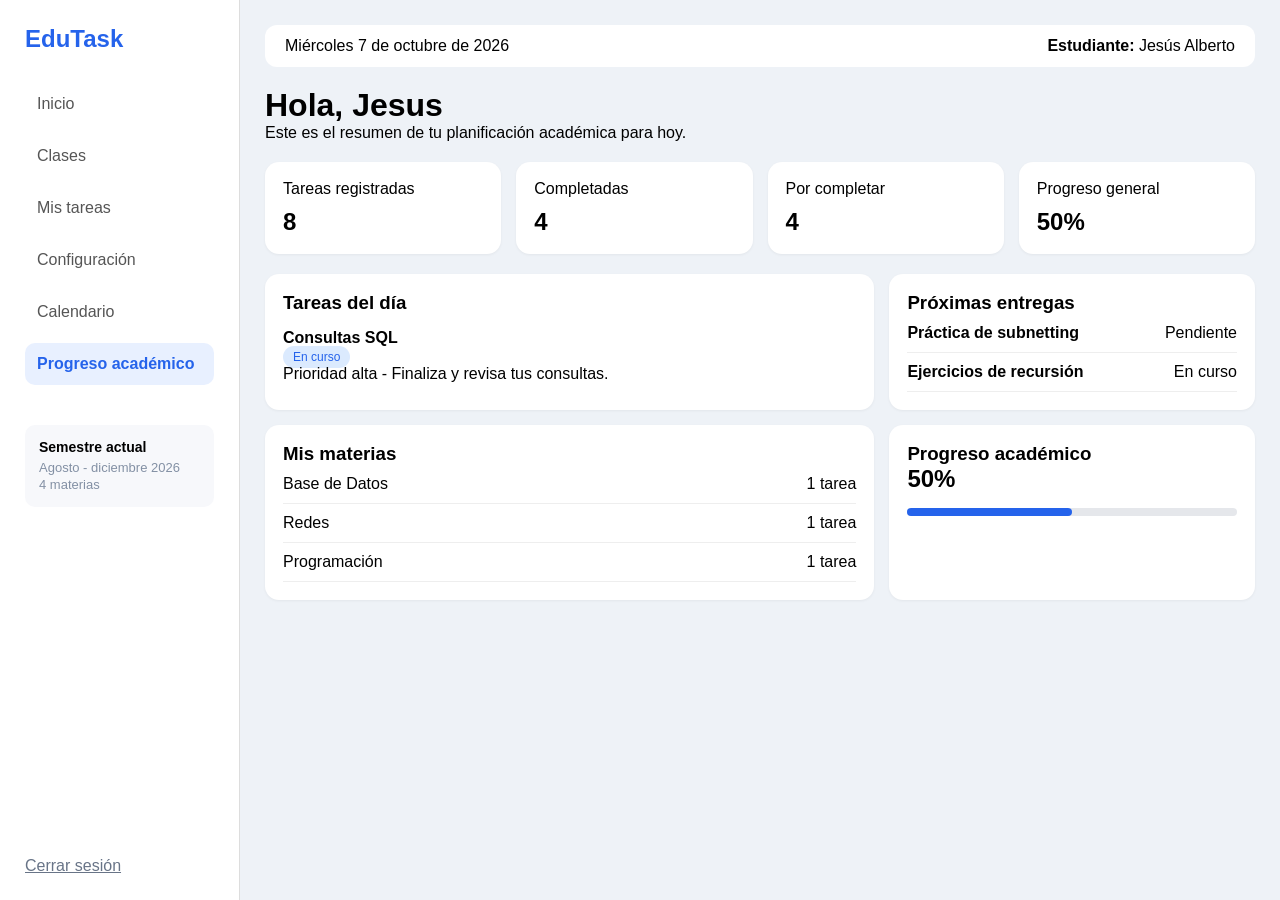
<file: HTML proyecto programación web/Login/Inicio/progresoAcademico/progresoAcademico.html>
<!DOCTYPE html>
<html lang="es">
<head>
    <meta charset="UTF-8">
    <title>EduTask</title>
    <link rel="stylesheet" href="styleProgresoAcademico.css">
</head>
<body>

<div class="container">

    <!-- Sidebar -->
    <aside class="sidebar">
        <h2 class="logo">EduTask</h2>

        <nav>
            <a href="../inicio.html">Inicio</a>
            <a href="../clases/clases.html"> Clases</a>
            <a href="../misTareas/misTareas.html">Mis tareas</a>
            <a href="../configuacion/configuracion.html">Configuración</a>
            <a href="../calendario/calendario.html">Calendario</a>
            <a class = "active" href="#">Progreso académico</a>
        </nav>

        <div class="semester">
            <h4>Semestre actual</h4>
            <p>Agosto - diciembre 2026</p>
            <span>4 materias</span>
        </div>

       <a href="../../Login.html" class="logout">Cerrar sesión</a>
    </aside>

    <!-- Main -->
    <main class="main-content">

        <header class="topbar">
            <span>Miércoles 7 de octubre de 2026</span>
            <span><strong>Estudiante:</strong> Jesús Alberto</span>
        </header>

        <section class="welcome">
            <h1>Hola, Jesus</h1>
            <p>Este es el resumen de tu planificación académica para hoy.</p>
        </section>

        <section class="stats">
            <div class="card stat">
                <p>Tareas registradas</p>
                <h2>8</h2>
            </div>

            <div class="card stat">
                <p>Completadas</p>
                <h2>4</h2>
            </div>

            <div class="card stat">
                <p>Por completar</p>
                <h2>4</h2>
            </div>

            <div class="card stat">
                <p>Progreso general</p>
                <h2>50%</h2>
            </div>
        </section>

        <section class="dashboard">

            <div class="card tasks">
                <h3>Tareas del día</h3>

                <div class="task">
                    <h4>Consultas SQL</h4>
                    <span class="badge">En curso</span>
                    <p>Prioridad alta - Finaliza y revisa tus consultas.</p>
                </div>
            </div>

            <div class="card deliveries">
                <h3>Próximas entregas</h3>

                <div class="delivery">
                    <strong>Práctica de subnetting</strong>
                    <span>Pendiente</span>
                </div>

                <div class="delivery">
                    <strong>Ejercicios de recursión</strong>
                    <span>En curso</span>
                </div>
            </div>

            <div class="card subjects">
                <h3>Mis materias</h3>

                <div class="subject">
                    <span>Base de Datos</span>
                    <span>1 tarea</span>
                </div>

                <div class="subject">
                    <span>Redes</span>
                    <span>1 tarea</span>
                </div>

                <div class="subject">
                    <span>Programación</span>
                    <span>1 tarea</span>
                </div>
            </div>

            <div class="card progress">
                <h3>Progreso académico</h3>

                <h2>50%</h2>

                <div class="progress-bar">
                    <div class="fill"></div>
                </div>
            </div>

        </section>

    </main>

</div>

</body>
</html>
</file>
<file: HTML proyecto programación web/Login/styleLogin.css>
/* RESET */
*{
    margin:0;
    padding:0;
    box-sizing:border-box;
    font-family: Arial, Helvetica, sans-serif;
}

body{
    background:#eef1f5;
    min-height:100vh;
    display:flex;
    justify-content:center;
    align-items:flex-start;
}

/* CONTENEDOR */
.login-container{
    margin-top:60px;
    text-align:center;
}

/* LOGO */
.logo-section h1{
    color:#2456e8;
    font-size:22px;
    font-weight:700;
}

.logo-section p{
    margin-top:4px;
    color:#888;
    font-size:12px;
}

/* TARJETA */
.card{
    width:430px;
    background:#fff;
    margin-top:20px;
    padding:30px;
    border-radius:10px;
    box-shadow:0 1px 3px rgba(0,0,0,.08);
    text-align:left;
}

.card h2{
    text-align:center;
    font-size:28px;
    color:#222;
    margin-bottom:8px;
}

.subtitle{
    text-align:center;
    color:#777;
    font-size:14px;
    margin-bottom:28px;
}

/* FORM */
form label{
    display:block;
    font-size:13px;
    font-weight:600;
    margin-bottom:8px;
    color:#333;
}

input[type="email"],
input[type="password"]{
    width:100%;
    padding:12px;
    border:1px solid #ddd;
    border-radius:6px;
    outline:none;
    font-size:14px;
    margin-bottom:18px;
}

input:focus{
    border-color:#2456e8;
}

/* PASSWORD */
.password-box{
    position:relative;
}

.password-box button{
    position:absolute;
    right:10px;
    top:10px;
    background:none;
    border:none;
    color:#6d6d6d;
    cursor:pointer;
    font-size:13px;
}

/* OPCIONES */
.options{
    display:flex;
    justify-content:space-between;
    align-items:center;
    margin-bottom:20px;
    font-size:13px;
}

.options label{
    margin:0;
    font-weight:normal;
    color:#666;
}

.options a{
    color:#2456e8;
    text-decoration:none;
}

/* BOTÓN */
.login-btn{
    width:100%;
    padding:13px;
    border:none;
    border-radius:6px;
    background:#2456e8;
    color:#fff;
    font-weight:600;
    cursor:pointer;
    transition:.3s;
}

.login-btn:hover{
    background:#1d49c7;
}

hr{
    border:none;
    border-top:1px solid #eee;
    margin:25px 0;
}

/* REGISTRO */
.register{
    text-align:center;
    font-size:13px;
    color:#666;
}

.register a{
    color:#2456e8;
    font-weight:600;
    text-decoration:none;
}

.login-btn{
    display:block;
    text-align:center;
    text-decoration:none;
    background:#2456e8;
    color:white;
    padding:13px;
    border-radius:6px;
}
</file>
<file: HTML proyecto programación web/Login/CambiarContrasenia/recuperarContrasenna.css>
*{
    margin:0;
    padding:0;
    box-sizing:border-box;
    font-family:'Poppins', sans-serif;
}

body{
    min-height:100vh;
    background:#f4f7fb;
    display:flex;
    flex-direction:column;
    align-items:center;
    padding:10px 20px 40px;
}

/* Logo */

.logo-container{
    text-align:center;
    margin-bottom:18px;
}

.logo-container h1{
    font-size:26px;
    font-weight:700;
    color:#2f58e8;
}

.logo-container p{
    font-size:12px;
    color:#8c94a3;
    margin-top:2px;
}

/* Card */

.card{
    width:100%;
    max-width:550px;
    background:#fff;
    border:1px solid #e8eaf0;
    border-radius:14px;
    padding:36px;
}

.card h2{
    text-align:center;
    font-size:38px;
    font-weight:700;
    color:#1d2433;
}

.subtitle{
    text-align:center;
    color:#9aa3b1;
    font-size:15px;
    margin-top:8px;
    margin-bottom:30px;
}

.form-group{
    margin-bottom:18px;
}

.form-group label{
    display:block;
    font-size:13px;
    font-weight:600;
    color:#1d2433;
    margin-bottom:7px;
}

.form-group input{
    width:100%;
    height:48px;
    border:1px solid #e2e6ed;
    border-radius:8px;
    padding:0 14px;
    font-size:14px;
    outline:none;
    transition:.2s;
}

.form-group input:focus{
    border-color:#2f58e8;
}

/* Password */

.password-field{
    position:relative;
}

.password-field button{
    position:absolute;
    right:12px;
    top:50%;
    transform:translateY(-50%);
    border:none;
    background:none;
    color:#7d8696;
    cursor:pointer;
    font-size:13px;
}

/* Terms */

.terms{
    display:flex;
    align-items:center;
    gap:10px;
    margin:18px 0 24px;
    font-size:13px;
    color:#70798a;
}

.terms a{
    color:#2f58e8;
    text-decoration:none;
    font-weight:500;
}

.submit-btn{
    width:100%;
    height:50px;
    background:#2f58e8;
    border-radius:2px;
    color:#fff;
    font-size:15px;
    font-weight:600;
    cursor:pointer;
    transition:.2s;
}

.submit-btn:hover{
    background:#2449d0;
}

.login-link{
    text-align:center;
    margin-top:30px;
    font-size:13px;
    color:#8d95a3;
}

.login-link a{
    text-decoration:none;
    color:#2f58e8;
    font-weight:600;
}
</file>
<file: HTML proyecto programación web/Login/Inicio/styleInicio.css>
*{
    margin:0;
    padding:0;
    box-sizing:border-box;
    font-family:'Segoe UI', sans-serif;
}

body{
    background:#eef2f7;
}

.container{
    display:grid;
    grid-template-columns:240px 1fr;
    min-height:100vh;
}

/* SIDEBAR */

.sidebar{
    background:white;
    padding:25px;
    border-right:1px solid #ddd;
    display:flex;
    flex-direction:column;
}

.logo{
    color:#2563eb;
    margin-bottom:30px;
}

.sidebar nav{
    display:flex;
    flex-direction:column;
    gap:10px;
}

.sidebar nav a{
    text-decoration:none;
    color:#555;
    padding:12px;
    border-radius:10px;
}

.sidebar nav a.active{
    background:#e8f0ff;
    color:#2563eb;
}

.semester{
    margin-top:40px;
    padding:14px;
    background:#f7f8fb;
    border-radius:10px;
}

.semester h4{
    margin-bottom:5px;
    font-size:14px;
}

.semester p,
.semester span{
    color:#8390a4;
    font-size:13px;
}

.logout{
    display:block;
    margin-top:auto;
    width:100%;
    padding:12px;
    background:#f1f5f9;
    color:#333;
    text-decoration:none;
    text-align:center;
    border-radius:10px;
    cursor:pointer;
    transition:0.3s;
}

.logout:hover{
    background:#e2e8f0;
}

/* CONTENT */

.main-content{
    padding:25px;
}

.topbar{
    display:flex;
    justify-content:space-between;
    background:white;
    padding:12px 20px;
    border-radius:12px;
}

.welcome{
    margin:20px 0;
}

.welcome h1{
    font-size:32px;
}

/* STATS */

.stats{
    display:grid;
    grid-template-columns:repeat(4,1fr);
    gap:15px;
    margin-bottom:20px;
}

.card{
    background:white;
    border-radius:14px;
    padding:18px;
    box-shadow:0 1px 3px rgba(0,0,0,.05);
}

.stat h2{
    margin-top:10px;
}

/* DASHBOARD */

.dashboard{
    display:grid;
    grid-template-columns:2fr 1.2fr;
    grid-template-areas:
        "tasks deliveries"
        "subjects progress";
    gap:15px;
}

.tasks{
    grid-area:tasks;
}

.deliveries{
    grid-area:deliveries;
}

.subjects{
    grid-area:subjects;
}

.progress{
    grid-area:progress;
}

.task{
    margin-top:15px;
}

.badge{
    background:#dbeafe;
    color:#2563eb;
    padding:4px 10px;
    border-radius:20px;
    font-size:12px;
}

.delivery,
.subject{
    display:flex;
    justify-content:space-between;
    padding:10px 0;
    border-bottom:1px solid #eee;
}

/* BARRA */

.progress-bar{
    background:#e5e7eb;
    height:8px;
    border-radius:20px;
    margin-top:15px;
}

.fill{
    width:50%;
    height:100%;
    background:#2563eb;
    border-radius:20px;
}


.sidebar nav a{
    display:block;
    padding:12px;
    border-radius:10px;
    text-decoration:none;
    color:#555;
    transition:0.3s;
}

.sidebar nav a:hover{
    background:#f1f5f9;
}

.sidebar nav a.active{
    background:#e8f0ff;
    color:#2563eb;
    font-weight:bold;
}
</file>
<file: HTML proyecto programación web/Login/NuevCuenta/styleNuevaCuenta.css>
*{
    margin:0;
    padding:0;
    box-sizing:border-box;
    font-family:'Poppins', sans-serif;
}

body{
    min-height:100vh;
    background:#f4f7fb;
    display:flex;
    flex-direction:column;
    align-items:center;
    padding:10px 20px 40px;
}

/* Logo */

.logo-container{
    text-align:center;
    margin-bottom:18px;
}

.logo-container h1{
    font-size:26px;
    font-weight:700;
    color:#2f58e8;
}

.logo-container p{
    font-size:12px;
    color:#8c94a3;
    margin-top:2px;
}

/* Card */

.card{
    width:100%;
    max-width:550px;
    background:#fff;
    border:1px solid #e8eaf0;
    border-radius:14px;
    padding:36px;
}

.card h2{
    text-align:center;
    font-size:38px;
    font-weight:700;
    color:#1d2433;
}

.subtitle{
    text-align:center;
    color:#9aa3b1;
    font-size:15px;
    margin-top:8px;
    margin-bottom:30px;
}

.form-group{
    margin-bottom:18px;
}

.form-group label{
    display:block;
    font-size:13px;
    font-weight:600;
    color:#1d2433;
    margin-bottom:7px;
}

.form-group input{
    width:100%;
    height:48px;
    border:1px solid #e2e6ed;
    border-radius:8px;
    padding:0 14px;
    font-size:14px;
    outline:none;
    transition:.2s;
}

.form-group input:focus{
    border-color:#2f58e8;
}

/* Password */

.password-field{
    position:relative;
}

.password-field button{
    position:absolute;
    right:12px;
    top:50%;
    transform:translateY(-50%);
    border:none;
    background:none;
    color:#7d8696;
    cursor:pointer;
    font-size:13px;
}

/* Terms */

.terms{
    display:flex;
    align-items:center;
    gap:10px;
    margin:18px 0 24px;
    font-size:13px;
    color:#70798a;
}

.terms a{
    color:#2f58e8;
    text-decoration:none;
    font-weight:500;
}

.submit-btn{
    width:100%;
    height:50px;
    background:#2f58e8;
    border-radius:2px;
    color:#fff;
    font-size:15px;
    font-weight:600;
    cursor:pointer;
    transition:.2s;
}

.submit-btn:hover{
    background:#2449d0;
}

.login-link{
    text-align:center;
    margin-top:30px;
    font-size:13px;
    color:#8d95a3;
}

.login-link a{
    text-decoration:none;
    color:#2f58e8;
    font-weight:600;
}
</file>
<file: HTML proyecto programación web/Login/CambiarContrasenia/verificarcodigo/recuperarContrasenna.css>
*{
    margin:0;
    padding:0;
    box-sizing:border-box;
    font-family:'Poppins', sans-serif;
}

body{
    min-height:100vh;
    background:#f4f7fb;
    display:flex;
    flex-direction:column;
    align-items:center;
    padding:10px 20px 40px;
}

/* Logo */

.logo-container{
    text-align:center;
    margin-bottom:18px;
}

.logo-container h1{
    font-size:26px;
    font-weight:700;
    color:#2f58e8;
}

.logo-container p{
    font-size:12px;
    color:#8c94a3;
    margin-top:2px;
}

/* Card */

.card{
    width:100%;
    max-width:550px;
    background:#fff;
    border:1px solid #e8eaf0;
    border-radius:14px;
    padding:36px;
}

.card h2{
    text-align:center;
    font-size:38px;
    font-weight:700;
    color:#1d2433;
}

.subtitle{
    text-align:center;
    color:#9aa3b1;
    font-size:15px;
    margin-top:8px;
    margin-bottom:30px;
}

.form-group{
    margin-bottom:18px;
}

.form-group label{
    display:block;
    font-size:13px;
    font-weight:600;
    color:#1d2433;
    margin-bottom:7px;
}

.form-group input{
    width:100%;
    height:48px;
    border:1px solid #e2e6ed;
    border-radius:8px;
    padding:0 14px;
    font-size:14px;
    outline:none;
    transition:.2s;
}

.form-group input:focus{
    border-color:#2f58e8;
}

/* Password */

.password-field{
    position:relative;
}

.password-field button{
    position:absolute;
    right:12px;
    top:50%;
    transform:translateY(-50%);
    border:none;
    background:none;
    color:#7d8696;
    cursor:pointer;
    font-size:13px;
}

/* Terms */

.terms{
    display:flex;
    align-items:center;
    gap:10px;
    margin:18px 0 24px;
    font-size:13px;
    color:#70798a;
}

.terms a{
    color:#2f58e8;
    text-decoration:none;
    font-weight:500;
}

.submit-btn{
    width:100%;
    height:50px;
    background:#2f58e8;
    border-radius:2px;
    color:#fff;
    font-size:15px;
    font-weight:600;
    cursor:pointer;
    transition:.2s;
}

.submit-btn:hover{
    background:#2449d0;
}

.login-link{
    text-align:center;
    margin-top:30px;
    font-size:13px;
    color:#8d95a3;
}

.login-link a{
    text-decoration:none;
    color:#2f58e8;
    font-weight:600;
}
</file>
<file: HTML proyecto programación web/Login/Inicio/calendario/styleCalendario.css>
*{
    margin:0;
    padding:0;
    box-sizing:border-box;
    font-family:'Poppins',sans-serif;
}

body{
    background:#f4f7fb;
}

/* Layout */

.layout{
    display:flex;
    min-height:100vh;
}

/* Sidebar */

.sidebar{
    width:250px;
    background:white;
    border-right:1px solid #e7e9ef;
    padding:24px 18px;
    display:flex;
    flex-direction:column;
}

.logo h2{
    color:#2d5bff;
}

.logo span{
    font-size:12px;
    color:#8892a5;
}

nav{
    margin-top:40px;
}

nav a{
    display:block;
    text-decoration:none;
    color:#4a5568;
    padding:12px 14px;
    border-radius:8px;
    margin-bottom:4px;
}

nav a.active{
    background:#eef4ff;
    color:#2d5bff;
    font-weight:600;
}

.semester{
    margin-top:40px;
    padding:14px;
    background:#f7f8fb;
    border-radius:10px;
}

.semester h4{
    margin-bottom:5px;
    font-size:14px;
}

.semester p,
.semester span{
    color:#8390a4;
    font-size:13px;
}

.logout{
    display:block;
    margin-top:auto;
    background:none;
    border:none;
    text-align:left;
    color:#687487;
    cursor:pointer;
    transition:0.3s;
}

.logout:hover{
    background:#e2e8f0;
}

/* Main */

.content{
    flex:1;
    padding:20px;
}

.topbar{
    background:white;
    padding:14px 22px;
    border-radius:10px;
    display:flex;
    justify-content:space-between;
    margin-bottom:24px;
}

.page-title h1{
    font-size:36px;
}

.page-title p{
    color:#9299a8;
    margin-top:5px;
}

/* Controls */

.calendar-controls{
    display:flex;
    justify-content:space-between;
    align-items:center;
    margin:25px 0;
}

.left{
    display:flex;
    align-items:center;
    gap:10px;
}

.circle{
    width:30px;
    height:30px;
    border:none;
    border-radius:50%;
    background:white;
}

.today{
    border:none;
    background:white;
    padding:8px 15px;
    border-radius:8px;
}

.right button{
    border:none;
    padding:8px 14px;
    border-radius:8px;
    background:white;
}

.active-view{
    background:#2d5bff !important;
    color:white;
}

/* Stats */

.stats{
    display:grid;
    grid-template-columns:repeat(4,1fr);
    gap:15px;
    margin-bottom:20px;
}

.card{
    background:white;
    border-radius:12px;
    padding:18px;
    border:1px solid #e5e7ec;
}

.card span{
    color:#97a0af;
    font-size:13px;
}

.card h2{
    margin-top:8px;
}

.progress{
    grid-column:span 1;
}

/* Calendar */

.calendar{
    display:grid;
    grid-template-columns:repeat(7,1fr);
    background:white;
    border:1px solid #e7e9ef;
}

.weekday{
    background:#f8fafc;
    padding:10px;
    font-weight:600;
    border:1px solid #e7e9ef;
}

.day{
    min-height:110px;
    border:1px solid #e7e9ef;
    padding:8px;
}

.number{
    font-size:14px;
    font-weight:600;
}

.muted{
    color:#b7bfce;
}

.active-day{
    background:#f6f9ff;
}

.task{
    margin-top:8px;
    background:#eef4ff;
    color:#2d5bff;
    border-radius:7px;
    padding:6px;
    font-size:11px;
    font-weight:600;
}

/* Footer */

.pending{
    margin-top:20px;
    background:white;
    border-radius:12px;
    border:1px solid #e5e7ec;
    padding:16px 20px;

    display:flex;
    justify-content:space-between;
    align-items:center;
}

.pending p{
    margin-top:5px;
    color:#69768d;
    font-size:13px;
}

/* Hora y estado en tarjetas de tareas del Calendario */
.task{
    display:flex;
    flex-direction:column;
    gap:3px;
}

.task-title{
    font-size:11px;
    font-weight:600;
}

.task-meta{
    font-size:10px;
    font-weight:500;
    opacity:0.85;
}

.task-completed{
    background:#ecfdf5;
    color:#059669;
}

.task-progress{
    background:#eef4ff;
    color:#2d5bff;
}

.task-pending{
    background:#fef3c7;
    color:#d97706;
}

/* Resaltado del dia actual (Hoy) y etiqueta Sin entregas */
.active-day{
    border:2px solid #2d5bff;
    background:#f6f9ff;
}

.day-header{
    display:flex;
    justify-content:space-between;
    align-items:center;
}

.today-badge{
    font-size:10px;
    font-weight:600;
    color:#2d5bff;
    background:#eef4ff;
    padding:2px 6px;
    border-radius:6px;
}

.no-tasks{
    margin-top:10px;
    font-size:11px;
    color:#9ca3af;
    background:#f9fafb;
    border:1px dashed #e5e7eb;
    border-radius:6px;
    padding:6px;
    text-align:center;
}
</file>
<file: HTML proyecto programación web/Login/Inicio/clases/styleClases.css>
*{
    margin:0;
    padding:0;
    box-sizing:border-box;
    font-family:'Segoe UI', sans-serif;
}

body{
    background:#eef2f7;
}

.container{
    display:grid;
    grid-template-columns:240px 1fr;
    min-height:100vh;
}

/* SIDEBAR */

.sidebar{
    background:white;
    padding:25px;
    border-right:1px solid #ddd;
    display:flex;
    flex-direction:column;
}

.logo{
    color:#2563eb;
    margin-bottom:30px;
}

.sidebar nav{
    display:flex;
    flex-direction:column;
    gap:10px;
}

.sidebar nav a{
    text-decoration:none;
    color:#555;
    padding:12px;
    border-radius:10px;
}

.sidebar nav a.active{
    background:#e8f0ff;
    color:#2563eb;
}

.semester{
    margin-top:40px;
    padding:14px;
    background:#f7f8fb;
    border-radius:10px;
}

.semester h4{
    margin-bottom:5px;
    font-size:14px;
}

.semester p,
.semester span{
    color:#8390a4;
    font-size:13px;
}

.logout{
    margin-top:auto;
    background:none;
    border:none;
    text-align:left;
    color:#687487;
    cursor:pointer;
    transition:0.3s;
}

.logout:hover{
    background:#e2e8f0;
}

/* CONTENT */

.main-content{
    padding:25px;
}

.topbar{
    display:flex;
    justify-content:space-between;
    background:white;
    padding:12px 20px;
    border-radius:12px;
}

.welcome{
    margin:20px 0;
}

.welcome h1{
    font-size:32px;
}

/* STATS */

.stats{
    display:grid;
    grid-template-columns:repeat(4,1fr);
    gap:15px;
    margin-bottom:20px;
}

.card{
    background:white;
    border-radius:14px;
    padding:18px;
    box-shadow:0 1px 3px rgba(0,0,0,.05);
}

.stat h2{
    margin-top:10px;
}

/* DASHBOARD */

.dashboard{
    display:grid;
    grid-template-columns:2fr 1.2fr;
    grid-template-areas:
        "tasks deliveries"
        "subjects progress";
    gap:15px;
}

.tasks{
    grid-area:tasks;
}

.deliveries{
    grid-area:deliveries;
}

.subjects{
    grid-area:subjects;
}

.progress{
    grid-area:progress;
}

.task{
    margin-top:15px;
}

.badge{
    background:#dbeafe;
    color:#2563eb;
    padding:4px 10px;
    border-radius:20px;
    font-size:12px;
}

.delivery,
.subject{
    display:flex;
    justify-content:space-between;
    padding:10px 0;
    border-bottom:1px solid #eee;
}

/* BARRA */

.progress-bar{
    background:#e5e7eb;
    height:8px;
    border-radius:20px;
    margin-top:15px;
}

.fill{
    width:50%;
    height:100%;
    background:#2563eb;
    border-radius:20px;
}

/* -- cambiar color del navegador --*/
.sidebar nav a{
    display:block;
    padding:12px;
    border-radius:10px;
    text-decoration:none;
    color:#555;
    transition:0.3s;
}

.sidebar nav a:hover{
    background:#f1f5f9;
}

.sidebar nav a.active{
    background:#e8f0ff;
    color:#2563eb;
    font-weight:bold;
}

.task-card{
    background:white;
    border-radius:14px;
    padding:18px;
}

.tasks-grid{
    display:grid;
    grid-template-columns:repeat(2,1fr);
    gap:20px;
}

.weekly-summary{
    margin-top:20px;
}

.week-grid{
    margin-top:15px;
    display:grid;
    grid-template-columns:repeat(5,1fr);
    gap:10px;
}

.day{
    background:#f8fafc;
    padding:12px;
    border-radius:10px;
}

.day h4{
    font-size:13px;
    margin-bottom:5px;
}

/* Encabezado, boton Agregar materia y botones Editar/Eliminar */
.logout{
    display:block;
    text-align:center;
    text-decoration:none;
    background:#f1f5f9;
    color:#374151;
    font-size:14px;
}

.page-header{
    display:flex;
    justify-content:space-between;
    align-items:center;
    margin:20px 0;
}

.page-header h1{
    font-size:28px;
    color:#1f2937;
    margin-bottom:4px;
}

.page-header p{
    font-size:13px;
    color:#6b7280;
}

.btn-primary{
    background:#2563eb;
    color:#ffffff;
    border:none;
    padding:10px 16px;
    border-radius:8px;
    font-size:13px;
    font-weight:600;
    cursor:pointer;
}

.subject-header{
    display:flex;
    justify-content:space-between;
    align-items:center;
    margin-bottom:12px;
}

.task-card h3{
    font-size:17px;
    color:#1f2937;
}

.task-card p{
    font-size:13px;
    color:#4b5563;
    margin-bottom:6px;
}

.actions{
    display:flex;
    gap:10px;
    margin-top:16px;
}

.actions button{
    flex:1;
    padding:9px 12px;
    border-radius:8px;
    font-size:13px;
    font-weight:600;
    cursor:pointer;
    background:#ffffff;
}

.btn-edit{
    color:#2563eb;
    border:1px solid #bfdbfe;
}

.btn-delete{
    color:#dc2626;
    border:1px solid #fecaca;
}

/* Estilos del bloque Horario semanal */
.weekly-summary h3{
    font-size:17px;
    color:#1f2937;
}

.day{
    display:flex;
    flex-direction:column;
    gap:8px;
}

.day h4{
    color:#1f2937;
    padding-bottom:6px;
    border-bottom:1px solid #e5e7eb;
}

.schedule-item{
    background:#ffffff;
    border:1px solid #e5e7eb;
    border-left:3px solid #2563eb;
    border-radius:8px;
    padding:8px 10px;
    display:flex;
    flex-direction:column;
    gap:2px;
}

.schedule-time{
    font-size:11px;
    color:#6b7280;
    font-weight:600;
}

.schedule-subject{
    font-size:13px;
    color:#1f2937;
    font-weight:600;
}
</file>
<file: HTML proyecto programación web/Login/Inicio/configuacion/styleConfiguracion.css>
*{
    margin:0;
    padding:0;
    box-sizing:border-box;
    font-family:'Poppins',sans-serif;
}

body{
    background:#f5f7fb;
}

/* Layout */

.layout{
    display:flex;
    min-height:100vh;
}

/* Sidebar */

.sidebar{
    width:250px;
    background:#fff;
    border-right:1px solid #e7eaf0;
    padding:22px 18px;
    display:flex;
    flex-direction:column;
}

.logo h2{
    color:#2d5cff;
    font-size:24px;
}

.logo span{
    color:#9098a7;
    font-size:12px;
}

nav{
    margin-top:35px;
}

nav a{
    display:block;
    text-decoration:none;
    color:#5b6577;
    padding:12px 14px;
    border-radius:8px;
    margin-bottom:4px;
    transition:.2s;
}

nav a.active{
    background:#edf3ff;
    color:#2d5cff;
    font-weight:600;
}

.semester{
    margin-top:40px;
    padding:14px;
    background:#f7f8fb;
    border-radius:10px;
}

.semester h4{
    margin-bottom:5px;
    font-size:14px;
}

.semester p,
.semester span{
    color:#8390a4;
    font-size:13px;
}

.logout{
    display:block;
    margin-top:auto;
    width:100%;
    padding:12px;
    background:#f1f5f9;
    color:#333;
    text-decoration:none;
    text-align:center;
    border-radius:10px;
    cursor:pointer;
    transition:0.3s;
}

.logout:hover{
    background:#e2e8f0;
}

/* Main */

.content{
    flex:1;
    padding:18px;
}

.topbar{
    background:#fff;
    padding:12px 18px;
    border-radius:10px;
    display:flex;
    justify-content:space-between;
    margin-bottom:25px;
    border:1px solid #e7eaf0;
}

.page-header h1{
    font-size:36px;
    color:#1f2937;
}

.page-header p{
    color:#8c96a5;
    margin-top:5px;
}

/* Grid */

.settings-grid{
    margin-top:20px;

    display:grid;
    grid-template-columns:1.3fr 1fr;
    gap:16px;
}

.card{
    background:#fff;
    border:1px solid #e6eaf0;
    border-radius:12px;
    padding:20px;
}

.card h3{
    margin-bottom:16px;
    padding-bottom:12px;
    border-bottom:1px solid #e6eaf0;
    color:#1f2937;
}
/* Horarios */

.section-label{
    display:block;
    color:#929aaa;
    font-size:13px;
    margin-bottom:12px;
}

.days{
    display:flex;
    gap:8px;
    margin-bottom:16px;
}

.day{
    flex:1;
    border:1px solid #d9dfea;
    background:white;
    color:#8f98a8;
    height:34px;
    border-radius:8px;
    cursor:pointer;
}

.day.active{
    background:#edf3ff;
    border-color:#bfd0ff;
    color:#2d5cff;
    font-weight:600;
}

.row{
    display:flex;
    gap:12px;
}

.row div{
    flex:1;
}

label{
    display:block;
    margin-bottom:6px;
    font-size:13px;
    font-weight:600;
}

select{
    width:100%;
    height:42px;
    border:1px solid #dfe4ec;
    border-radius:8px;
    padding:0 10px;
    background:white;
}

small{
    display:block;
    color:#8f98a8;
    margin-top:8px;
    font-size:12px;
}

.checkbox + small{
    padding-left:22px;
}

/* Checkboxes */

.checkbox{
    display:flex;
    align-items:center;
    gap:8px;
    font-weight:600;
    margin-bottom:2px;
}

.checkbox input{
    accent-color:#2d5cff;
}

.mt{
    margin-top:16px;
}

.input-label{
    margin-top:16px;
}

/* Footer */

.actions{
    margin-top:22px;
    padding-top:16px;
    border-top:1px solid #e6eaf0;
    display:flex;
    justify-content:space-between;
    align-items:center;
}

.actions span{
    color:#97a0ae;
    font-size:12px;
}

.btn-secondary,
.btn-primary{
    border:none;
    border-radius:8px;
    padding:11px 18px;
    cursor:pointer;
}

.btn-secondary{
    background:#fff;
    border:1px solid #d9dfea;
    color:#374151;
}
.btn-primary{
    background:#2d5cff;
    color:white;
    margin-left:8px;
}
</file>
<file: HTML proyecto programación web/Login/Inicio/misTareas/styleMisTareas.css>
*{
    margin:0;
    padding:0;
    box-sizing:border-box;
    font-family:'Segoe UI', sans-serif;
}

body{
    background:#eef2f7;
}

.container{
    display:grid;
    grid-template-columns:240px 1fr;
    min-height:100vh;
}

/* SIDEBAR */

.sidebar{
    background:white;
    padding:25px;
    border-right:1px solid #ddd;
    display:flex;
    flex-direction:column;
}

.logo{
    color:#2563eb;
    margin-bottom:30px;
}

.sidebar nav{
    display:flex;
    flex-direction:column;
    gap:10px;
}

.sidebar nav a{
    text-decoration:none;
    color:#555;
    padding:12px;
    border-radius:10px;
}

.sidebar nav a.active{
    background:#e8f0ff;
    color:#2563eb;
}

.semester{
    margin-top:40px;
    padding:14px;
    background:#f7f8fb;
    border-radius:10px;
}

.semester h4{
    margin-bottom:5px;
    font-size:14px;
}

.semester p,
.semester span{
    color:#8390a4;
    font-size:13px;
}

.logout{
    margin-top:auto;
    background:none;
    border:none;
    text-align:left;
    color:#687487;
    cursor:pointer;
    transition:0.3s;
}

.logout:hover{
    background:#e2e8f0;
}

/* CONTENT */

.main-content{
    padding:25px;
}

.topbar{
    display:flex;
    justify-content:space-between;
    background:white;
    padding:12px 20px;
    border-radius:12px;
}

.welcome{
    margin:20px 0;
}

.welcome h1{
    font-size:32px;
}

/* STATS */

.stats{
    display:grid;
    grid-template-columns:repeat(4,1fr);
    gap:15px;
    margin-bottom:20px;
}

.card{
    background:white;
    border-radius:14px;
    padding:18px;
    box-shadow:0 1px 3px rgba(0,0,0,.05);
}

.stat h2{
    margin-top:10px;
}

/* DASHBOARD */

.dashboard{
    display:grid;
    grid-template-columns:2fr 1.2fr;
    grid-template-areas:
        "tasks deliveries"
        "subjects progress";
    gap:15px;
}

.tasks{
    grid-area:tasks;
}

.deliveries{
    grid-area:deliveries;
}

.subjects{
    grid-area:subjects;
}

.progress{
    grid-area:progress;
}

.task{
    margin-top:15px;
}

.badge{
    background:#dbeafe;
    color:#2563eb;
    padding:4px 10px;
    border-radius:20px;
    font-size:12px;
}

.delivery,
.subject{
    display:flex;
    justify-content:space-between;
    padding:10px 0;
    border-bottom:1px solid #eee;
}

/* BARRA */

.progress-bar{
    background:#e5e7eb;
    height:8px;
    border-radius:20px;
    margin-top:15px;
}

.fill{
    width:50%;
    height:100%;
    background:#2563eb;
    border-radius:20px;
}

/* -- cambiar color del navegador --*/
.sidebar nav a{
    display:block;
    padding:12px;
    border-radius:10px;
    text-decoration:none;
    color:#555;
    transition:0.3s;
}

.sidebar nav a:hover{
    background:#f1f5f9;
}

.sidebar nav a.active{
    background:#e8f0ff;
    color:#2563eb;
    font-weight:bold;
}


.tasks-layout{
    display:grid;
    grid-template-columns: 2fr 1.2fr;
    gap:20px;
    margin-top:20px;
}


.filters{
    margin-bottom:15px;
}

.filters input,
.filters select{
    width:100%;
    padding:10px;
    border:1px solid #ddd;
    border-radius:8px;
}

.filters-row{
    display:grid;
    grid-template-columns:1fr 1fr 1fr;
    gap:10px;
    margin-top:10px;
}


.task-item{
    display:flex;
    justify-content:space-between;
    align-items:center;

    padding:12px;

    border:1px solid #eee;
    border-radius:10px;

    margin-bottom:10px;
}

.task-info{
    display:flex;
    gap:10px;
}

form{
    display:flex;
    flex-direction:column;
    gap:12px;
}

.double-field{
    display:grid;
    grid-template-columns:1fr 1fr;
    gap:10px;
}

.form-buttons{
    display:flex;
    gap:10px;
}



.info-box{
    margin-top:10px;
}

.error{
    border-left:4px solid #ef4444;
}

.success{
    border-left:4px solid #22c55e;
}

.filter-group{
    flex:1;
}

.filter-group label,
.form-group label{
    display:block;
    font-size:13px;
    font-weight:600;
    color:#374151;
    margin-bottom:6px;
}

.tasks-right h3{
    margin-bottom:16px;
    color:#1f2937;
}

.form-group{
    margin-bottom:14px;
}

.tasks-right input,
.tasks-right textarea,
.tasks-right select{
    width:100%;
    padding:10px 12px;
    border:1px solid #d9dfea;
    border-radius:8px;
    font-size:13px;
    background:#ffffff;
    color:#1f2937;
    outline:none;
}

.tasks-right textarea{
    min-height:75px;
    resize:vertical;
}

.double-field{
    display:grid;
    grid-template-columns:1fr 1fr;
    gap:12px;
}

.form-buttons{
    display:flex;
    gap:10px;
    margin-top:16px;
}

.form-buttons button{
    flex:1;
    padding:10px 14px;
    border-radius:8px;
    font-size:13px;
    font-weight:600;
    cursor:pointer;
}

.btn-secondary{
    background:#ffffff;
    border:1px solid #d9dfea;
    color:#374151;
}

.btn-primary{
    background:#2563eb;
    border:none;
    color:#ffffff;
}

/*Encabezado de Mis tareas y boton Agregar tarea */
.page-header{
    display:flex;
    justify-content:space-between;
    align-items:center;
    margin-top:20px;
}

.page-header h1{
    font-size:28px;
    color:#1f2937;
    margin-bottom:4px;
}

.page-header p{
    font-size:13px;
    color:#6b7280;
}

.btn-add{
    background:#2563eb;
    color:#ffffff;
    border:none;
    padding:10px 16px;
    border-radius:8px;
    font-size:13px;
    font-weight:600;
    cursor:pointer;
}

/*Encabezado de lista, metadatos de tarea, acciones sin subrayado y resumen */
.task-list-card{
    margin-top:16px;
}

.list-header{
    padding-bottom:12px;
    margin-bottom:12px;
    border-bottom:1px solid #e6eaf0;
}

.list-header h3{
    font-size:15px;
    color:#1f2937;
}

.task-meta{
    display:flex;
    gap:8px;
    margin-top:6px;
}

.badge{
    font-size:11px;
    font-weight:600;
    padding:3px 8px;
    border-radius:999px;
}

.priority-high{
    background:#fee2e2;
    color:#dc2626;
}

.status-progress{
    background:#eef4ff;
    color:#2563eb;
}

.task-actions{
    display:flex;
    gap:12px;
}

.task-actions a{
    text-decoration:none;
    font-size:13px;
    font-weight:600;
}

.action-edit{
    color:#2563eb;
}

.action-delete{
    color:#dc2626;
}

.list-footer{
    margin-top:14px;
    padding-top:12px;
    border-top:1px solid #e6eaf0;
    font-size:12px;
    color:#6b7280;
}
</file>
<file: HTML proyecto programación web/Login/Inicio/progresoAcademico/styleProgresoAcademico.css>
*{
    margin:0;
    padding:0;
    box-sizing:border-box;
    font-family:'Segoe UI', sans-serif;
}

body{
    background:#eef2f7;
}

.container{
    display:grid;
    grid-template-columns:240px 1fr;
    min-height:100vh;
}

/* SIDEBAR */

.sidebar{
    background:white;
    padding:25px;
    border-right:1px solid #ddd;
    display:flex;
    flex-direction:column;
}

.logo{
    color:#2563eb;
    margin-bottom:30px;
}

.sidebar nav{
    display:flex;
    flex-direction:column;
    gap:10px;
}

.sidebar nav a{
    text-decoration:none;
    color:#555;
    padding:12px;
    border-radius:10px;
}

.sidebar nav a.active{
    background:#e8f0ff;
    color:#2563eb;
}

.semester{
    margin-top:40px;
    padding:14px;
    background:#f7f8fb;
    border-radius:10px;
}

.semester h4{
    margin-bottom:5px;
    font-size:14px;
}

.semester p,
.semester span{
    color:#8390a4;
    font-size:13px;
}

.logout{
    margin-top:auto;
    background:none;
    border:none;
    text-align:left;
    color:#687487;
    cursor:pointer;
    transition:0.3s;
}

.logout:hover{
    background:#e2e8f0;
}

/* CONTENT */

.main-content{
    padding:25px;
}

.topbar{
    display:flex;
    justify-content:space-between;
    background:white;
    padding:12px 20px;
    border-radius:12px;
}

.welcome{
    margin:20px 0;
}

.welcome h1{
    font-size:32px;
}

/* STATS */

.stats{
    display:grid;
    grid-template-columns:repeat(4,1fr);
    gap:15px;
    margin-bottom:20px;
}

.card{
    background:white;
    border-radius:14px;
    padding:18px;
    box-shadow:0 1px 3px rgba(0,0,0,.05);
}

.stat h2{
    margin-top:10px;
}

/* DASHBOARD */

.dashboard{
    display:grid;
    grid-template-columns:2fr 1.2fr;
    grid-template-areas:
        "tasks deliveries"
        "subjects progress";
    gap:15px;
}

.tasks{
    grid-area:tasks;
}

.deliveries{
    grid-area:deliveries;
}

.subjects{
    grid-area:subjects;
}

.progress{
    grid-area:progress;
}

.task{
    margin-top:15px;
}

.badge{
    background:#dbeafe;
    color:#2563eb;
    padding:4px 10px;
    border-radius:20px;
    font-size:12px;
}

.delivery,
.subject{
    display:flex;
    justify-content:space-between;
    padding:10px 0;
    border-bottom:1px solid #eee;
}

/* BARRA */

.progress-bar{
    background:#e5e7eb;
    height:8px;
    border-radius:20px;
    margin-top:15px;
}

.fill{
    width:50%;
    height:100%;
    background:#2563eb;
    border-radius:20px;
}


/* -- cambiar color del navegador --*/
.sidebar nav a{
    display:block;
    padding:12px;
    border-radius:10px;
    text-decoration:none;
    color:#555;
    transition:0.3s;
}

.sidebar nav a:hover{
    background:#f1f5f9;
}

.sidebar nav a.active{
    background:#e8f0ff;
    color:#2563eb;
    font-weight:bold;
}
</file>
